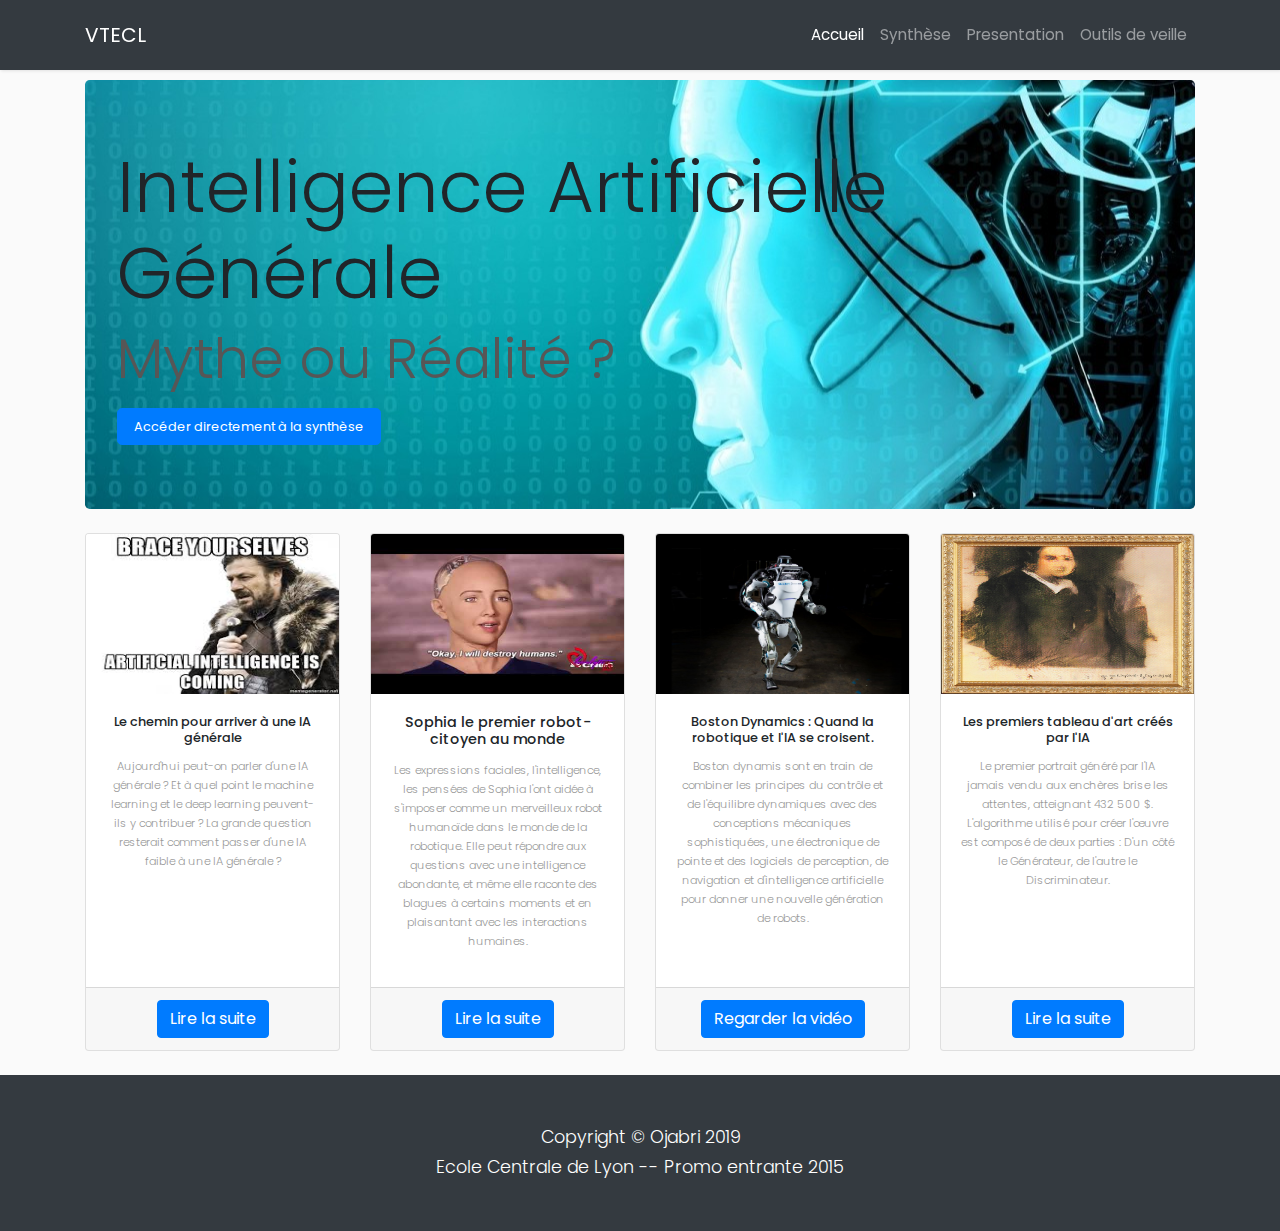
<file: index.html>
<!DOCTYPE html>
<html lang="en">

  <head>

    <meta charset="utf-8">
    <meta name="viewport" content="width=device-width, initial-scale=1,
      shrink-to-fit=no">
    <meta name="author" content="Oussama Jabri">

    <title>VTECL General Artificial Intelligence</title>

    <!-- Bootstrap core CSS -->
    <link href="vendor/bootstrap/css/bootstrap.min.css" rel="stylesheet">

    <!-- Custom styles for this template -->
    <link href="css/heroic-features.css" rel="stylesheet">
    <link rel="stylesheet" href="css/style3.css">

  </head>

  <body>

    <!-- Navigation -->
    <nav class="navbar navbar-expand-lg navbar-dark bg-dark fixed-top">
      <div class="container">
        <a class="navbar-brand" href="#">VTECL</a>
        <button class="navbar-toggler" type="button" data-toggle="collapse"
          data-target="#navbarResponsive" aria-controls="navbarResponsive"
          aria-expanded="false" aria-label="Toggle navigation">
          <span class="navbar-toggler-icon"></span>
        </button>
        <div class="collapse navbar-collapse" id="navbarResponsive">
          <ul class="navbar-nav ml-auto">
            <li class="nav-item active">
              <a class="nav-link" href="index.html">Accueil
                <span class="sr-only">(current)</span>
              </a>
            </li>
            <li class="nav-item">
                <a class="nav-link" href="intro.html">Synthèse</a>
              </li>
            <li class="nav-item">
              <a class="nav-link" href="pres.html">Presentation</a>
            </li>

            <li class="nav-item">
              <a class="nav-link" href="outils.html">Outils de veille</a>
            </li>
            </li>
          </ul>
        </div>
      </div>
    </nav>

    <!-- Page Content -->
    <div class="container">

      <!-- Jumbotron Header -->
      <header class="jumbotron my-4" style="background: url('img/intro_GAI.jpg') center;">
        <!-- <img src="img/ai.jpg" > -->
        <h2 class="display-3">Intelligence Artificielle Générale </h2>
        <p class="display-4" style="color: rgb(87, 86, 86)">Mythe ou Réalité ? </p>
        <a href="intro.html" class="btn btn-primary btn-lg" style="font-size: .8em">Accéder directement à la synthèse</a>
      </header>

      <!-- Page Features -->
      <div class="row text-center">

        <div class="col-lg-3 col-md-6 mb-4">
          <div class="card">
            <img class="card-img-top" src="img/ai_coming.jpg" height=160em>
            <div class="card-body">
              <h4 class="card-title" style="font-size: .8em">Le chemin pour arriver à une IA générale</h4>
            <p style="font-size: .7em">
              Aujourd'hui peut-on parler d'une IA générale ? Et à quel point le machine learning et le deep learning peuvent-ils y contribuer ? La grande question resterait comment passer d'une IA faible à une IA générale ? 
            </p>
            </div>
            <div class="card-footer">
              <a href="https://medium.com/cityai/the-path-to-artificial-general-intelligence-1f505282c33c" class="btn btn-primary">Lire la suite</a>
            </div>
          </div>
        </div>

        <div class="col-lg-3 col-md-6 mb-4">
          <div class="card">
            <img class="card-img-top" src="img/ai_sophia.jpg" height=160em>
            <div class="card-body">
              <h4 class="card-title" style="font-size: .9em">Sophia le premier robot-citoyen au monde</h4>
              <p style="font-size: .7em">
                Les expressions faciales, l'intelligence, les pensées de Sophia l'ont aidée à s'imposer comme un merveilleux robot humanoïde dans le monde de la robotique. Elle peut répondre aux questions avec une intelligence abondante, et même elle raconte des blagues à certains moments et en plaisantant avec les interactions humaines. 
              </p>
            </div>
            <div class="card-footer">
              <a href="https://www.forbes.com/sites/zarastone/2017/11/07/everything-you-need-to-know-about-sophia-the-worlds-first-robot-citizen/#771acb9e46fa" class="btn btn-primary">Lire la suite</a>
            </div>
          </div>
        </div>

        <div class="col-lg-3 col-md-6 mb-4">
          <div class="card">
            <img class="card-img-top" src="img/ai_robots.jpg" height=160em>
            <div class="card-body">
              <h4 class="card-title" style="font-size: .8em">Boston Dynamics : Quand la robotique et l'IA se croisent.</h4>
              <p style="font-size: .7em">
                Boston dynamis sont en train de combiner les principes du contrôle et de l'équilibre dynamiques avec des conceptions mécaniques sophistiquées, une électronique de pointe et des logiciels de perception, de navigation et d'intelligence artificielle pour donner une nouvelle génération de robots.  
              </p>
            </div>
            <div class="card-footer">
              <a href="https://www.youtube.com/watch?v=EHlzEl_uEcY" class="btn btn-primary">Regarder la vidéo</a>
            </div>
          </div>
        </div>

        <div class="col-lg-3 col-md-6 mb-4">
          <div class="card">
            <img class="card-img-top" src="img/ai_art.jpg" height=160em>
            <div class="card-body">
              <h4 class="card-title" style="font-size: .8em">Les premiers tableau d'art créés par l'IA</h4>
              <p style="font-size: .7em">
                Le premier portrait généré par l'IA jamais vendu aux enchères brise les attentes, atteignant 432 500 $. L'algorithme utilisé pour créer l'œuvre est composé de deux parties : D'un côté le Générateur, de l'autre le Discriminateur.
              </p>
            </div>
            <div class="card-footer">
              <a href="https://news.artnet.com/market/first-ever-artificial-intelligence-portrait-painting-sells-at-christies-1379902" class="btn btn-primary">Lire la suite</a>
            </div>
          </div>
        </div>

      </div>
      <!-- /.row -->

    </div>
    <!-- /.container -->

    <!-- Footer -->
    <footer class="py-5 bg-dark">
      <div class="container">
        <p class="m-0 text-center text-white">Copyright &copy; Ojabri 2019</p>
        <p class="m-0 text-center text-white">Ecole Centrale de Lyon -- Promo entrante 2015</p>
      </div>
      <!-- /.container -->
    </footer>

    <!-- Bootstrap core JavaScript -->
    <script src="vendor/jquery/jquery.min.js"></script>
    <script src="vendor/bootstrap/js/bootstrap.bundle.min.js"></script>
  </body>

  
</html>
</file>
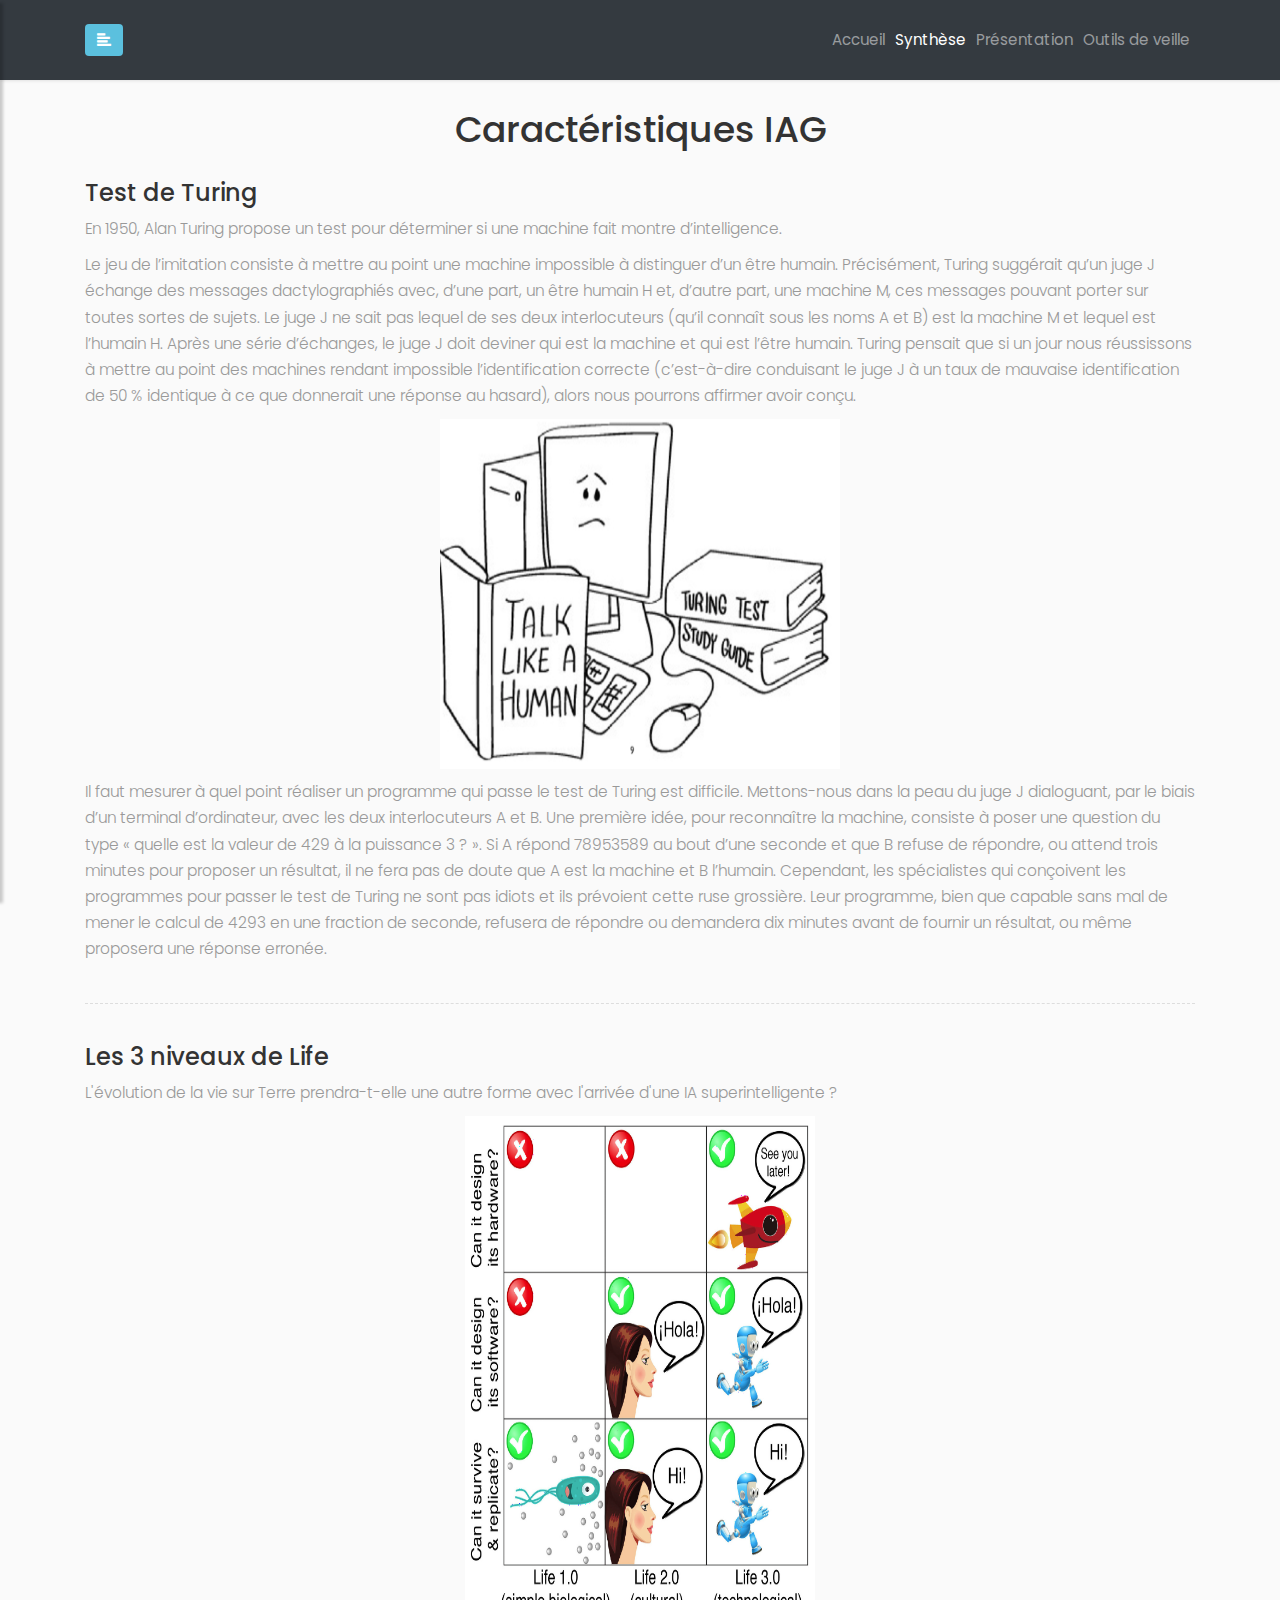
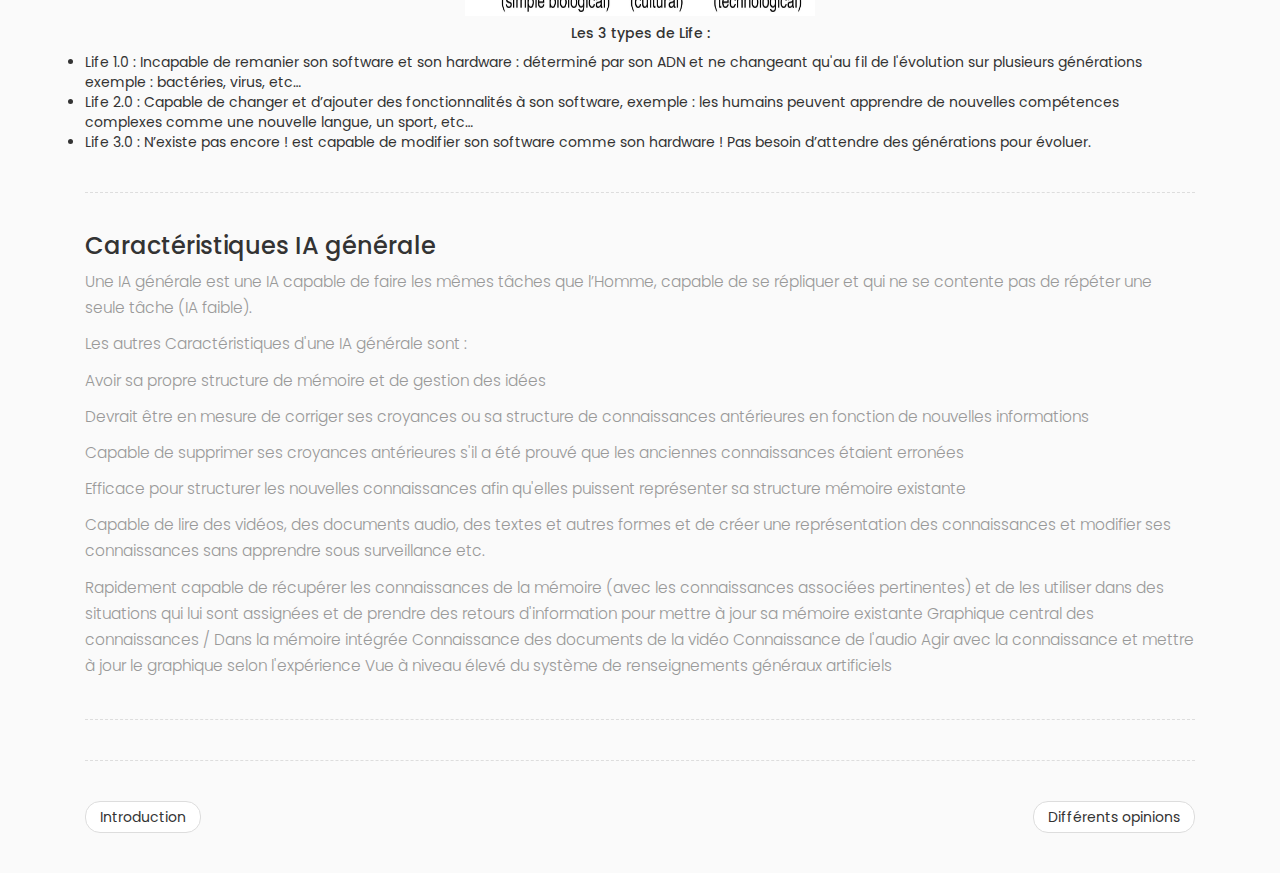
<file: caract.html>
<!DOCTYPE html>
<html>
    <head>
        <meta charset="utf-8">
        <meta name="viewport" content="width=device-width, initial-scale=1.0">
        <meta http-equiv="X-UA-Compatible" content="IE=edge">

        <title>Introduction</title>

        <link href="css/heroic-features.css" rel="stylesheet">
        <link href="vendor/bootstrap/css/bootstrap.min.css" rel="stylesheet">
        <link rel="stylesheet"
            href="https://maxcdn.bootstrapcdn.com/bootstrap/3.3.7/css/bootstrap.min.css">
        <link rel="stylesheet" href="css/style3.css">
        <link rel="stylesheet"
            href="vendor/jquery/jquery.mCustomScrollbar.min.css">

    </head>
    <body>

        <div class="wrapper">
            <!-- Sidebar Holder -->
            <nav id="sidebar">
                <div id="dismiss">
                    <i class="glyphicon glyphicon-arrow-left"></i>
                </div>

                <div class="sidebar-header">
                    <h3>Synthèse</h3>
                </div>

                <ul class="list-unstyled components">
                    <li>
                        <a href="intro.html">Introduction</a>
                    </li>
                    <li class="active">
                        <a href="caract.html">Caractéristiques IAG</a>
                    </li>
                    <li>
                        <a href="opinion.html">Différents opinions</a>
                    </li>
                    <li>
                        <a href="scenario.html">Un des scénarios</a>
                    </li>
                    <li><a href="conclusion.html">Conclusion</a></li>
                    <li><a href="sources.html">Sources</a></li>
                </ul>

                <ul class="list-unstyled components" style="padding-bottom:
                    2em">
                    <li>
                        <a href="resources.html">Ressources Utiles</a>
                    </li>
                </ul>
            </nav>

            <!-- Page Content Holder -->
            <div id="content">

                <nav class="navbar navbar-expand-lg navbar-dark bg-dark
                    fixed-top" style="position: absolute; top: 0px; z-index :
                    auto">
                    <div class="container">
                        <button type="button" id="sidebarCollapse" class="btn
                            btn-info navbar-btn">
                            <i class="glyphicon glyphicon-align-left"></i>
                        </button>
                        <button class="navbar-toggler" type="button"
                            data-toggle="collapse"
                            data-target="#navbarResponsive"
                            aria-controls="navbarResponsive"
                            aria-expanded="false" aria-label="Toggle
                            navigation">
                            <span class="navbar-toggler-icon"></span>
                        </button>
                        <div class="collapse navbar-collapse"
                            id="navbarResponsive">
                            <ul class="navbar-nav ml-auto navbar-right">
                                <li class="nav-item">
                                    <a class="nav-link" href="index.html">Accueil</a>
                                </li>
                                <li class="nav-item active">
                                    <a class="nav-link" href="intro.html">Synthèse</a>
                                    <span class="sr-only">(current)</span>
                                </li>
                                <li class="nav-item">
                                    <a class="nav-link" href="pres.html">Présentation</a>
                                </li>

                                <li class="nav-item">
                                    <a class="nav-link" href="outils.html">Outils
                                        de veille</a>
                                </li>
                            </ul>
                        </div>
                    </div>
                </nav>

                <div class="container" style="margin-top: 5em;">
                    <div class="text-center">
                        <h1>Caractéristiques IAG</h1>
                    </div>
                    <div class="row">
                        <div class="col-sm">

                            <h3>Test de Turing</h3>
                            <p>
                                En 1950, Alan Turing propose un test pour déterminer si une machine fait montre d’intelligence.
                            </p>
                            <p>
                                    Le jeu de l’imitation consiste à mettre au point une machine
                                    impossible à distinguer d’un être humain. Précisément,
                                    Turing suggérait qu’un juge J échange des messages dactylographiés avec,
                                    d’une part, un être humain H et, d’autre
                                    part, une machine M, ces messages pouvant porter sur
                                    toutes sortes de sujets. Le juge J ne sait pas lequel de ses
                                    deux interlocuteurs (qu’il connaît sous les noms A et B) est
                                    la machine M et lequel est l’humain H. Après une série
                                    d’échanges, le juge J doit deviner qui est la machine et qui
                                    est l’être humain.
                                    Turing pensait que si un jour nous réussissons à mettre au
                                    point des machines rendant impossible l’identification
                                    correcte (c’est-à-dire conduisant le juge J à un taux de mauvaise
                                    identification de 50 % identique à ce que donnerait une
                                    réponse au hasard), alors nous pourrons affirmer avoir conçu.
                            </p>

                            <p class="text-center">
                                    <img src="img/turing_test.png" height=350em width =400em>
                                </p>


                            <p>
                                    Il faut mesurer à quel point réaliser un programme qui passe
                                    le test de Turing est difficile. Mettons-nous dans la peau du
                                    juge J dialoguant, par le biais d’un terminal d’ordinateur,
                                    avec les deux interlocuteurs A et B.
                                    Une première idée, pour reconnaître la machine, consiste
                                    à poser une question du type « quelle est la valeur de 429
                                    à la puissance 3 ? ». Si A répond 78953589 au bout d’une
                                    seconde et que B refuse de répondre, ou attend trois minutes
                                    pour proposer un résultat, il ne fera pas de doute que A est
                                    la machine et B l’humain. Cependant, les spécialistes qui
                                    conçoivent les programmes pour passer le test de Turing
                                    ne sont pas idiots et ils prévoient cette ruse grossière. Leur
                                    programme, bien que capable sans mal de mener le calcul
                                    de 4293
                                     en une fraction de seconde, refusera de répondre
                                    ou demandera dix minutes avant de fournir un résultat,
                                    ou même proposera une réponse erronée. 
                            </p>


                            <div class="line"></div>

                            <h3>Les 3 niveaux de Life</h3>
                            <p>
                                L'évolution de la vie sur Terre prendra-t-elle une autre forme avec l'arrivée d'une IA superintelligente ?
                            </p>
                            
                            <p class="text-center">
                                <img src="img/3_life.png" height=500em width =350em>
                                <h5 style="text-align: center">Les 3 types de Life : </h5>
                            </p>
                            <p>
                                <li> Life 1.0 : Incapable de remanier son software et son hardware : 
                                    déterminé par son ADN et ne changeant qu'au fil de l'évolution 
                                    sur plusieurs générations exemple : bactéries, virus, etc…
                                </li>
                                <li>Life 2.0 : Capable de changer et d’ajouter des fonctionnalités
                                     à son software, exemple : les humains peuvent apprendre de nouvelles
                                      compétences complexes comme une nouvelle langue, un sport, etc…
                                    </li>
                                <li>
                                Life 3.0 : N’existe pas encore ! est capable de modifier son software comme
                                 son hardware ! Pas besoin d’attendre des générations pour évoluer.
                                
                                </li>

                            </p>
                            <div class="line"></div>

                            <h3>Caractéristiques IA générale</h3>
                            <p>
                                    Une IA générale est une IA capable de faire les mêmes tâches que l’Homme, capable de se répliquer 
                                    et qui ne se contente pas de répéter une seule tâche (IA faible).
                                </p>
                            <p> Les autres Caractéristiques d'une IA générale sont : </p>
                            <p>Avoir sa propre structure de mémoire et de gestion des idées</p> 
                            <p>Devrait être en mesure de corriger ses croyances ou sa structure de 
                                connaissances antérieures en fonction de nouvelles informations </p>
                            <p>Capable de supprimer ses croyances antérieures s'il a été prouvé que 
                                 les anciennes connaissances étaient erronées </p>
                                     
                            <p> Efficace pour structurer les nouvelles connaissances afin qu'elles puissent
                                représenter sa structure mémoire existante </p>
                            <p> Capable de lire des vidéos, des documents audio, des textes et autres formes 
                                et de créer une représentation des connaissances et modifier ses connaissances
                                sans apprendre sous surveillance etc. </p>
                            <p> Rapidement capable de récupérer les connaissances de la mémoire
                                (avec les connaissances associées pertinentes) et de les utiliser dans des situations 
                                qui lui sont assignées et de prendre des retours d'information pour mettre à jour sa mémoire
                                existante Graphique central des connaissances / Dans la mémoire intégrée Connaissance des documents
                                de la vidéo Connaissance de l'audio Agir avec la connaissance et mettre à jour le graphique selon 
                                l'expérience Vue à niveau élevé du système de renseignements généraux artificiels</p>





                            <div class="line"></div>


                            <div class="line"></div>
                            <ul class="pager">
                                <li class="previous"><a href="intro.html">Introduction</a></li>
                                <li class="next"><a href="opinion.html">Différents opinions</a></li>
                            </ul>

                        </div>
                    </div>
                </div>

                <div class="overlay"></div>
            </body>
            <script src="vendor/jquery/jquery.min.js"></script>
            <script src="vendor/bootstrap/js/bootstrap.bundle.min.js"></script>
            <script
                src="vendor/jquery/jquery.mCustomScrollbar.concat.min.js"></script>
            <script type="text/javascript">
        $(document).ready(function () {
            $("#sidebar").mCustomScrollbar({
                theme: "minimal"
            });

            $('#dismiss, .overlay').on('click', function () {
                $('#sidebar').removeClass('active');
                $('.overlay').fadeOut();
            });

            $('#sidebarCollapse').on('click', function () {
                $('#sidebar').addClass('active');
                $('.overlay').fadeIn();
                $('.collapse.in').toggleClass('in');
                $('a[aria-expanded=true]').attr('aria-expanded', 'false');
            });
        });
            </script>

        </html>
</file>
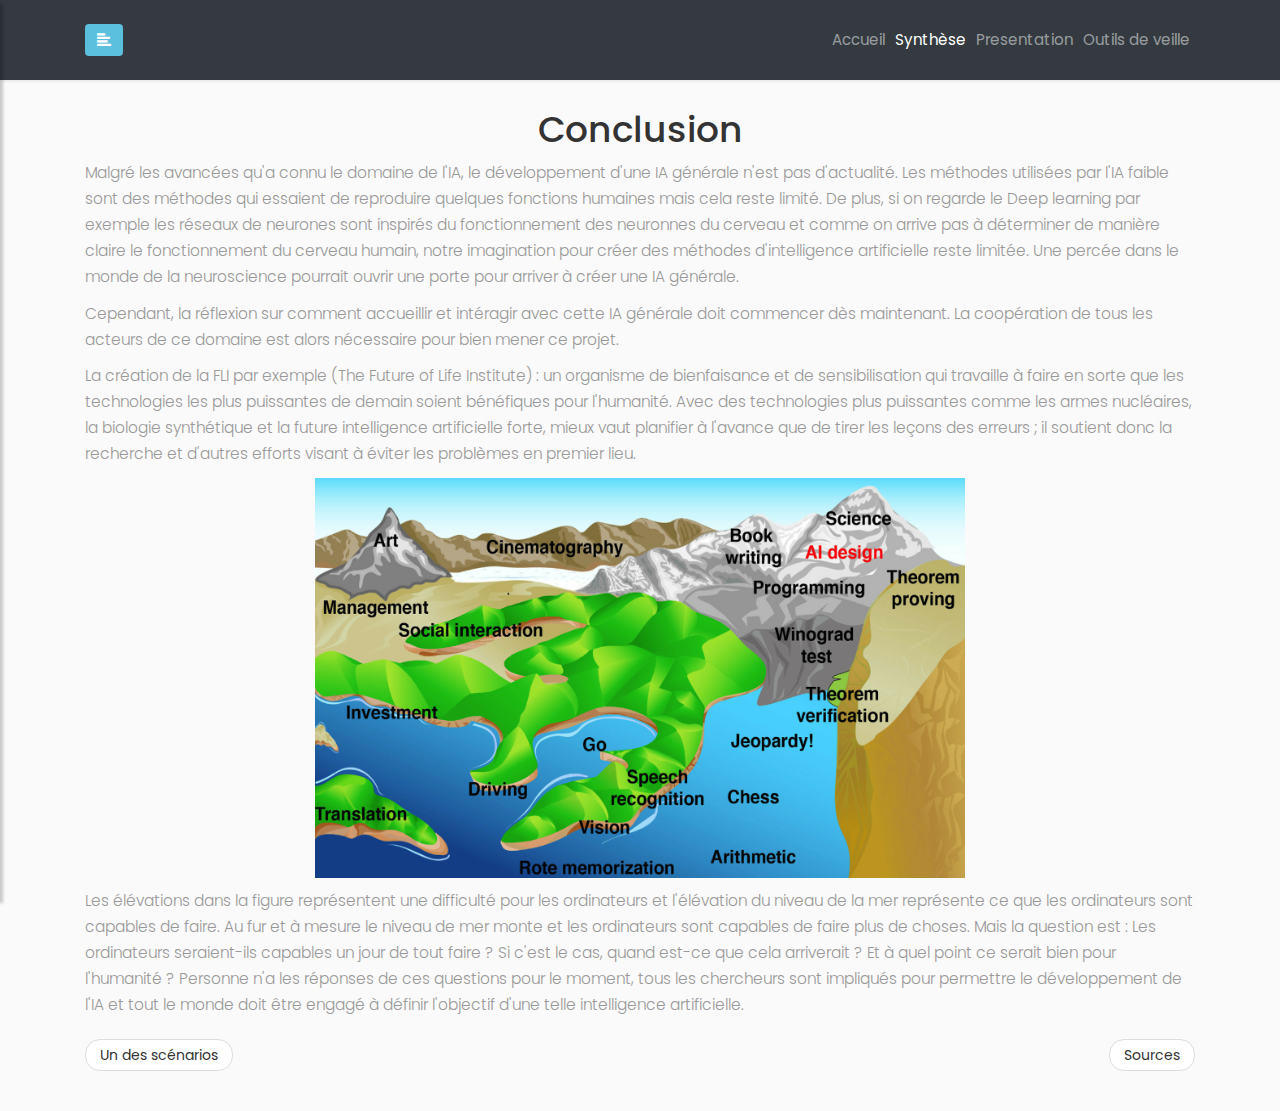
<file: conclusion.html>
<!DOCTYPE html>
<html>
    <head>
        <meta charset="utf-8">
        <meta name="viewport" content="width=device-width, initial-scale=1.0">
        <meta http-equiv="X-UA-Compatible" content="IE=edge">

        <title>Introduction</title>

        <link href="css/heroic-features.css" rel="stylesheet">
        <link href="vendor/bootstrap/css/bootstrap.min.css" rel="stylesheet">
        <link rel="stylesheet"
            href="https://maxcdn.bootstrapcdn.com/bootstrap/3.3.7/css/bootstrap.min.css">
        <link rel="stylesheet" href="css/style3.css">
        <link rel="stylesheet"
            href="vendor/jquery/jquery.mCustomScrollbar.min.css">

    </head>
    <body>

        <div class="wrapper">
            <!-- Sidebar Holder -->
            <nav id="sidebar">
                <div id="dismiss">
                    <i class="glyphicon glyphicon-arrow-left"></i>
                </div>

                <div class="sidebar-header">
                    <h3>Synthèse</h3>
                </div>

                <ul class="list-unstyled components">
                    <li>
                        <a href="intro.html">Introduction</a>
                    </li>
                    <li>
                        <a href="caract.html">Caractéristiques IAG</a>
                    </li>
                    <li>
                        <a href="opinion.html">Différents Opinions</a>
                    </li>
                    <li>
                        <a href="scenario.html">Un des scénarios</a>
                    </li>
                    <li class="active">
                        <a href="conclusion.html">Conclusion</a>
                    </li>
                    <li><a href="sources.html">Sources</a></li>
                </ul>

                <ul class="list-unstyled components" style="padding-bottom:
                    2em">
                    <li>
                        <a href="resources.html">Ressources Utiles</a>
                    </li>
                </ul>
            </nav>

            <!-- Page Content Holder -->
            <div id="content">

                <nav class="navbar navbar-expand-lg navbar-dark bg-dark
                    fixed-top" style="position: absolute; top: 0px; z-index :
                    auto">
                    <div class="container">
                        <button type="button" id="sidebarCollapse" class="btn
                            btn-info navbar-btn">
                            <i class="glyphicon glyphicon-align-left"></i>
                        </button>
                        <button class="navbar-toggler" type="button"
                            data-toggle="collapse"
                            data-target="#navbarResponsive"
                            aria-controls="navbarResponsive"
                            aria-expanded="false" aria-label="Toggle
                            navigation">
                            <span class="navbar-toggler-icon"></span>
                        </button>
                        <div class="collapse navbar-collapse"
                            id="navbarResponsive">
                            <ul class="navbar-nav ml-auto navbar-right">
                                <li class="nav-item">
                                    <a class="nav-link" href="index.html">Accueil</a>
                                </li>
                                <li class="nav-item active">
                                    <a class="nav-link" href="intro.html">Synthèse</a>
                                    <span class="sr-only">(current)</span>
                                </li>
                                <li class="nav-item">
                                    <a class="nav-link" href="pres.html">Presentation</a>
                                </li>

                                <li class="nav-item">
                                    <a class="nav-link" href="outils.html">Outils
                                        de veille</a>
                                </li>
                            </ul>
                        </div>
                    </div>
                </nav>


                <div class="container" style="margin-top: 5em;">
                    <div class="text-center">
                        <h1>Conclusion</h1>
                    </div>
                    <div class="row">
                        <div class="col-sm">
                            <p>
                                Malgré les avancées qu'a connu le domaine de l'IA, le développement d'une IA générale n'est 
                                pas d'actualité. Les méthodes utilisées par l'IA faible sont des méthodes qui essaient de reproduire 
                                quelques fonctions humaines mais cela reste limité. De plus, si on regarde le Deep learning par exemple
                                les réseaux de neurones sont inspirés du fonctionnement des neuronnes du cerveau et comme on arrive pas 
                                à déterminer de manière claire le fonctionnement du cerveau humain, notre imagination pour créer des méthodes
                                d'intelligence artificielle reste limitée. Une percée dans le monde de la neuroscience pourrait ouvrir une 
                                porte pour arriver à créer une IA générale.
                            </p>

                            <p>
                                Cependant, la réflexion sur comment accueillir et intéragir avec cette IA générale doit commencer dès maintenant.
                                La coopération de tous les acteurs de ce domaine est alors nécessaire pour bien mener ce projet.</p> 
                            
                            <p>
                                La création de la FLI par exemple (The Future of Life Institute) : un organisme de bienfaisance et de sensibilisation
                                qui travaille à faire en sorte que les technologies les plus puissantes de demain soient bénéfiques pour l'humanité. 
                                Avec des technologies plus puissantes comme les armes nucléaires, la biologie synthétique 
                                et la future intelligence artificielle forte, mieux vaut planifier à l'avance que de tirer les leçons des erreurs ;
                                il soutient donc la recherche et d'autres efforts visant à éviter les problèmes en premier lieu.
                            </p>
                            
                            <p class="text-center">
                                    <img src="img/conclusion.png" height = 400 width = 650>
                                </p>

                            <p>
                                Les élévations dans la figure représentent une difficulté pour les ordinateurs et l'élévation du niveau de la mer représente
                                 ce que les ordinateurs sont capables de faire. Au fur et à mesure le niveau de mer monte et les ordinateurs 
                                 sont capables de faire plus de choses. Mais la question est : Les ordinateurs seraient-ils capables un jour de tout faire ?
                                Si c'est le cas, quand est-ce que cela arriverait ? Et à quel point ce serait bien pour l'humanité ?
                                Personne n'a les réponses de ces questions pour le moment, tous les chercheurs sont impliqués pour permettre le développement 
                                de l'IA et tout le monde  doit être engagé à définir l'objectif d'une telle intelligence artificielle. 
                            </p>
                            

                            <ul class="pager">
                                <li class="previous"><a
                                        href="scenario.html">Un des scénarios</a></li>
                                <li class="next"><a href="sources.html">Sources</a></li>
                            </ul>

                        </div>
                    </div>
                </div>

                <div class="overlay"></div>
            </body>
            <script src="vendor/jquery/jquery.min.js"></script>
            <script src="vendor/bootstrap/js/bootstrap.bundle.min.js"></script>
            <script
                src="vendor/jquery/jquery.mCustomScrollbar.concat.min.js"></script>
            <script type="text/javascript">
        $(document).ready(function () {
            $("#sidebar").mCustomScrollbar({
                theme: "minimal"
            });

            $('#dismiss, .overlay').on('click', function () {
                $('#sidebar').removeClass('active');
                $('.overlay').fadeOut();
            });

            $('#sidebarCollapse').on('click', function () {
                $('#sidebar').addClass('active');
                $('.overlay').fadeIn();
                $('.collapse.in').toggleClass('in');
                $('a[aria-expanded=true]').attr('aria-expanded', 'false');
            });
        });
            </script>

        </html>
</file>
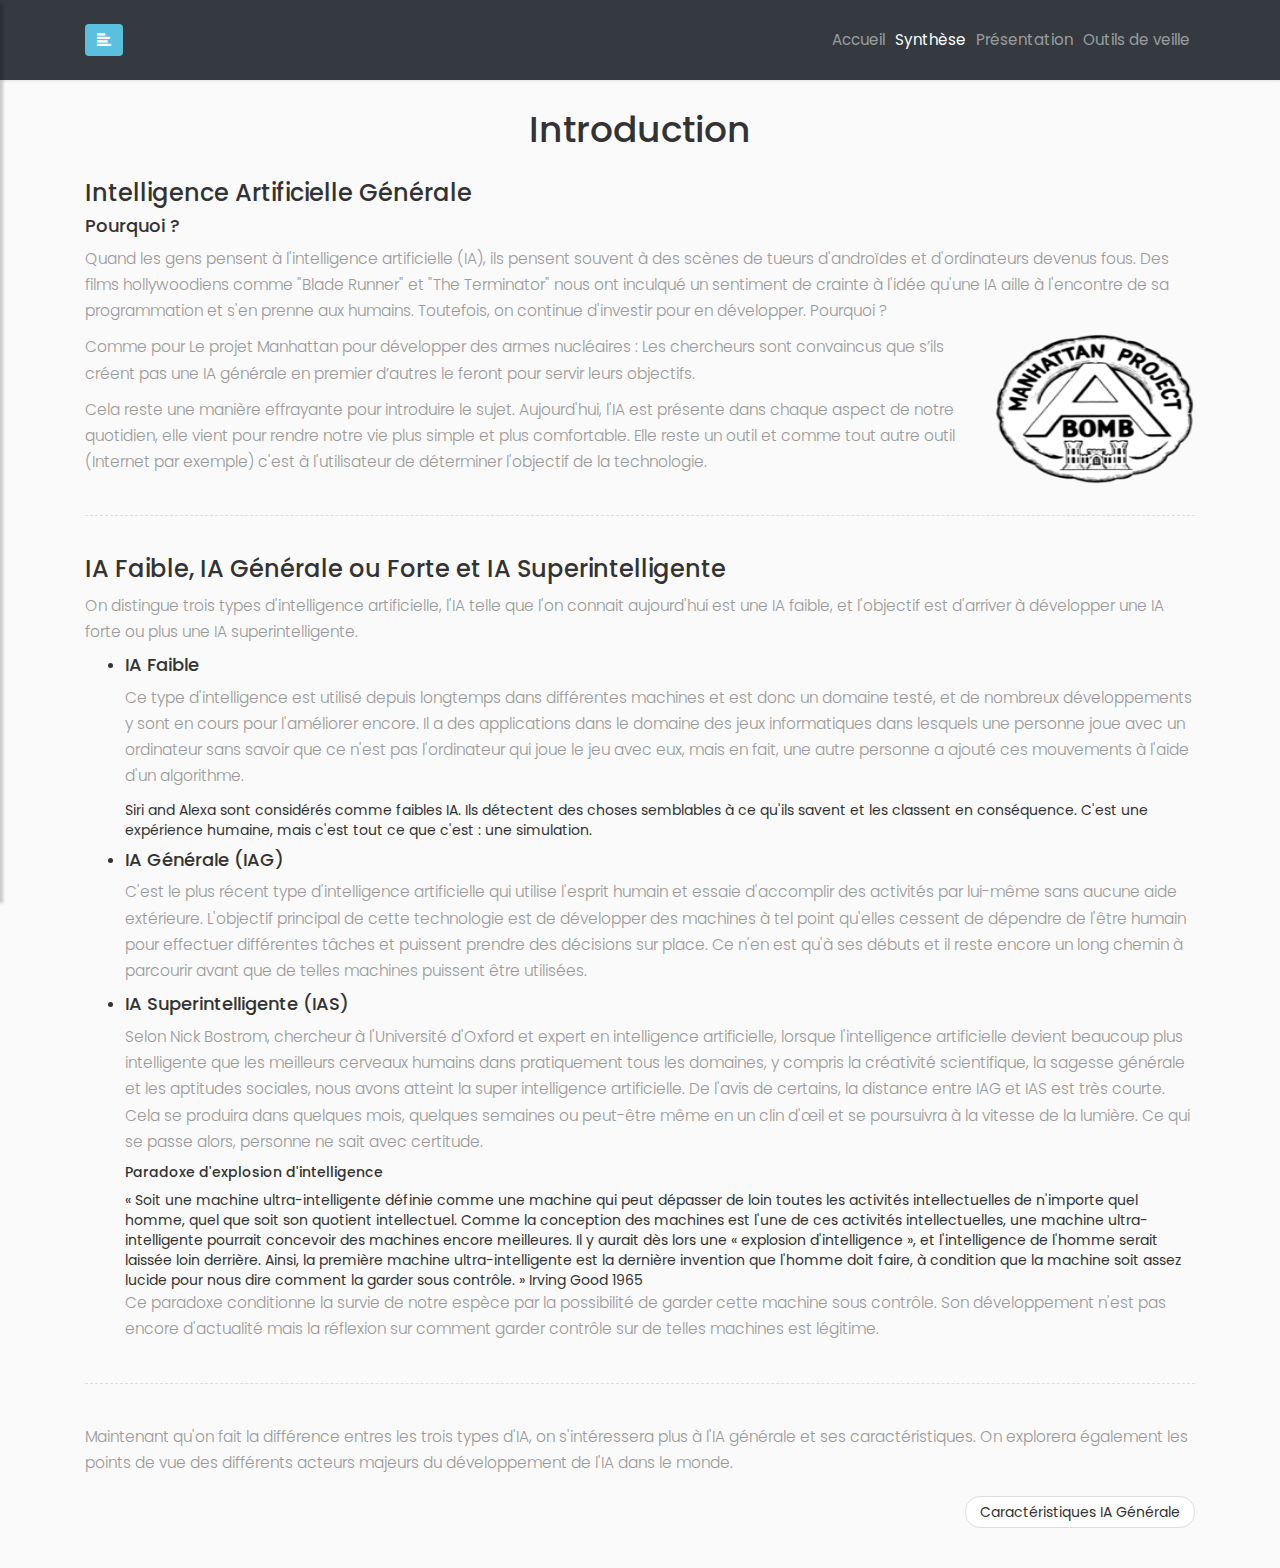
<file: intro.html>
<!DOCTYPE html>
<html>
    <head>
        <meta charset="utf-8">
        <meta name="viewport" content="width=device-width, initial-scale=1.0">
        <meta http-equiv="X-UA-Compatible" content="IE=edge">

        <title>Introduction</title>

        <link href="css/heroic-features.css" rel="stylesheet">
        <link href="vendor/bootstrap/css/bootstrap.min.css" rel="stylesheet">
        <link rel="stylesheet"
            href="https://maxcdn.bootstrapcdn.com/bootstrap/3.3.7/css/bootstrap.min.css">
        <link rel="stylesheet" href="css/style3.css">
        <link rel="stylesheet"
            href="vendor/jquery/jquery.mCustomScrollbar.min.css">

    </head>
    <body>

        <div class="wrapper">
            <!-- Sidebar Holder -->
            <nav id="sidebar">
                <div id="dismiss">
                    <i class="glyphicon glyphicon-arrow-left"></i>
                </div>

                <div class="sidebar-header">
                    <h3>Synthèse</h3>
                </div>

                <ul class="list-unstyled components">
                    <li class="active">
                        <a href="intro.html">Introduction</a>
                    </li>
                    <li>
                        <a href="caract.html">Caractéristiques IAG</a>
                    </li>
                    <li>
                        <a href="opinion.html">Différents Opinions</a>
                    </li>
                    <li>
                        <a href="scenario.html">Un des scénarios</a>
                    </li>
                    <li><a href="conclusion.html">Conclusion</a></li>
                    <li><a href="sources.html">Sources</a></li>
                </ul>

                <ul class="list-unstyled components" style="padding-bottom:
                    2em">
                    <li>
                        <a href="resources.html">Ressources Utiles</a>
                    </li>
                </ul>
            </nav>

            <!-- Page Content Holder -->
            <div id="content">

                <nav class="navbar navbar-expand-lg navbar-dark bg-dark
                    fixed-top" style="position: absolute; top: 0px; z-index :
                    auto">
                    <div class="container">
                        <button type="button" id="sidebarCollapse" class="btn
                            btn-info navbar-btn">
                            <i class="glyphicon glyphicon-align-left"></i>
                        </button>
                        <button class="navbar-toggler" type="button"
                            data-toggle="collapse"
                            data-target="#navbarResponsive"
                            aria-controls="navbarResponsive"
                            aria-expanded="false" aria-label="Toggle
                            navigation">
                            <span class="navbar-toggler-icon"></span>
                        </button>
                        <div class="collapse navbar-collapse"
                            id="navbarResponsive">
                            <ul class="navbar-nav ml-auto navbar-right">
                                <li class="nav-item">
                                    <a class="nav-link" href="index.html">Accueil</a>
                                </li>
                                <li class="nav-item active">
                                    <a class="nav-link" href="intro.html">Synthèse</a>
                                    <span class="sr-only">(current)</span>
                                </li>
                                <li class="nav-item">
                                    <a class="nav-link" href="pres.html">Présentation</a>
                                </li>

                                <li class="nav-item">
                                    <a class="nav-link" href="outils.html">Outils
                                        de veille</a>
                                </li>
                            </ul>
                        </div>
                    </div>
                </nav>


                <div class="container" style="margin-top: 5em;">
                    <div class="text-center">
                        <h1>Introduction</h1>
                    </div>
                    <div class="row">
                        <div class="col-sm">

                            <h3>Intelligence Artificielle Générale</h3>
                            <h4>Pourquoi ?</h4>
                                <p>Quand les gens pensent à l'intelligence artificielle (IA), 
                                    ils pensent souvent à des scènes de tueurs d'androïdes et d'ordinateurs devenus fous. Des films hollywoodiens comme "Blade Runner" 
                                    et "The Terminator" nous ont inculqué un sentiment de crainte à l'idée qu'une IA aille à l'encontre de sa programmation 
                                    et s'en prenne aux humains. Toutefois, on continue d'investir pour en développer. Pourquoi ? </p>

                                <p>Comme pour Le projet Manhattan pour développer des armes nucléaires : <img src="img/manhat.png" height=150em width =200em align = "right">
                                    Les chercheurs sont convaincus que s’ils créent pas une IA générale en premier d’autres le feront pour servir leurs objectifs. 
                                </p>
                                <p>Cela reste une manière effrayante pour introduire le sujet. Aujourd'hui, l'IA est présente dans chaque aspect de notre quotidien, elle vient 
                                    pour rendre notre vie plus simple et plus comfortable. Elle reste un outil et comme tout autre outil (Internet par exemple) c'est à l'utilisateur
                                    de déterminer l'objectif de la technologie.

                                </p>


                            <div class="line"></div>

                            <h3>IA Faible, IA Générale ou Forte et IA Superintelligente</h3>
                            <p>On distingue trois types d'intelligence artificielle, l'IA telle que l'on connait aujourd'hui est une IA faible, et l'objectif est d'arriver à développer une IA 
                                forte ou plus une IA superintelligente.
                            </p>
                            <ul>
                                <li><h4>IA Faible</h4></li>
                                <p>Ce type d'intelligence est utilisé depuis longtemps dans différentes machines et est donc un domaine testé, 
                                    et de nombreux développements y sont en cours pour l'améliorer encore. 
                                    Il a des applications dans le domaine des jeux informatiques dans lesquels une personne joue avec un ordinateur sans savoir 
                                    que ce n'est pas l'ordinateur qui joue le jeu avec eux, mais en fait, une autre personne a ajouté ces mouvements à l'aide d'un algorithme.

                                </p>Siri and Alexa  sont considérés comme faibles IA. Ils détectent des choses semblables à ce qu'ils savent et les classent en conséquence.
                                 C'est une expérience humaine, mais c'est tout ce que c'est : une simulation.
                                <p>
                                    
                                </p>
                                <li><h4>IA Générale (IAG) </h4></li>
                                <p>C'est le plus récent type d'intelligence artificielle qui utilise l'esprit humain et essaie d'accomplir des activités par lui-même
                                     sans aucune aide extérieure. L'objectif principal de cette technologie est de développer des machines à tel point qu'elles cessent
                                      de dépendre de l'être humain pour effectuer différentes tâches et puissent prendre des décisions sur place. Ce n'en est qu'à ses 
                                      débuts et il reste encore un long chemin à parcourir avant que de telles machines puissent être utilisées.
                                </p>

                                <li><h4>IA Superintelligente (IAS)</h4></li>
                                <p>
                                        Selon Nick Bostrom, chercheur à l'Université d'Oxford et expert en intelligence artificielle, lorsque l'intelligence 
                                        artificielle devient beaucoup plus intelligente que les meilleurs cerveaux humains dans pratiquement tous les domaines,
                                         y compris la créativité scientifique, la sagesse générale et les aptitudes sociales, nous avons atteint la super intelligence artificielle.
                                        
                                        De l'avis de certains, la distance entre IAG  et IAS est très courte. Cela se produira dans quelques mois, 
                                        quelques semaines ou peut-être même en un clin d'œil et se poursuivra à la vitesse de la lumière.
                                         Ce qui se passe alors, personne ne sait avec certitude.  

                                        <h5>Paradoxe d'explosion d'intelligence</h5>
                                        « Soit une machine ultra-intelligente définie comme une machine qui peut dépasser de loin toutes les activités intellectuelles
                                         de n'importe quel homme, quel que soit son quotient intellectuel. Comme la conception des machines est l'une de ces activités 
                                         intellectuelles, une machine ultra-intelligente pourrait concevoir des machines encore meilleures. Il y aurait dès lors
                                          une « explosion d'intelligence », et l'intelligence de l'homme serait laissée loin derrière. Ainsi, la première machine
                                           ultra-intelligente est la dernière invention que l'homme doit faire, à condition que la machine soit assez lucide pour
                                            nous dire comment la garder sous contrôle. » Irving Good 1965
                                        <p>
                                                Ce paradoxe conditionne la survie de notre espèce par la possibilité de garder cette machine sous contrôle. Son développement 
                                                n'est pas encore d'actualité mais la réflexion sur comment garder contrôle sur de telles machines est légitime.
                                        </p>

                                </p>

                            </ul>

                            <div class="line"></div>

                           
                            <p>
                                Maintenant qu'on fait la différence entres les trois types d'IA, on s'intéressera plus à l'IA générale et ses caractéristiques. On explorera également
                                les points de vue des différents acteurs majeurs du développement de l'IA dans le monde.
                            </p>

                            <ul class="pager">
                                <li class="next"><a href="caract.html">Caractéristiques IA Générale</a></li>
                            </ul>

                        </div>
                    </div>
                </div>

                <div class="overlay"></div>


                <script src="vendor/jquery/jquery.min.js"></script>
                <script src="vendor/bootstrap/js/bootstrap.bundle.min.js"></script>
                <script
                    src="vendor/jquery/jquery.mCustomScrollbar.concat.min.js"></script>
                <script type="text/javascript">
                $(document).ready(function () {
                    $("#sidebar").mCustomScrollbar({
                        theme: "minimal"
                    });

                    $('#dismiss, .overlay').on('click', function () {
                        $('#sidebar').removeClass('active');
                        $('.overlay').fadeOut();
                    });

                    $('#sidebarCollapse').on('click', function () {
                        $('#sidebar').addClass('active');
                        $('.overlay').fadeIn();
                        $('.collapse.in').toggleClass('in');
                        $('a[aria-expanded=true]').attr('aria-expanded', 'false');
                    });
                });
                </script>
            </body>


        </html>
</file>
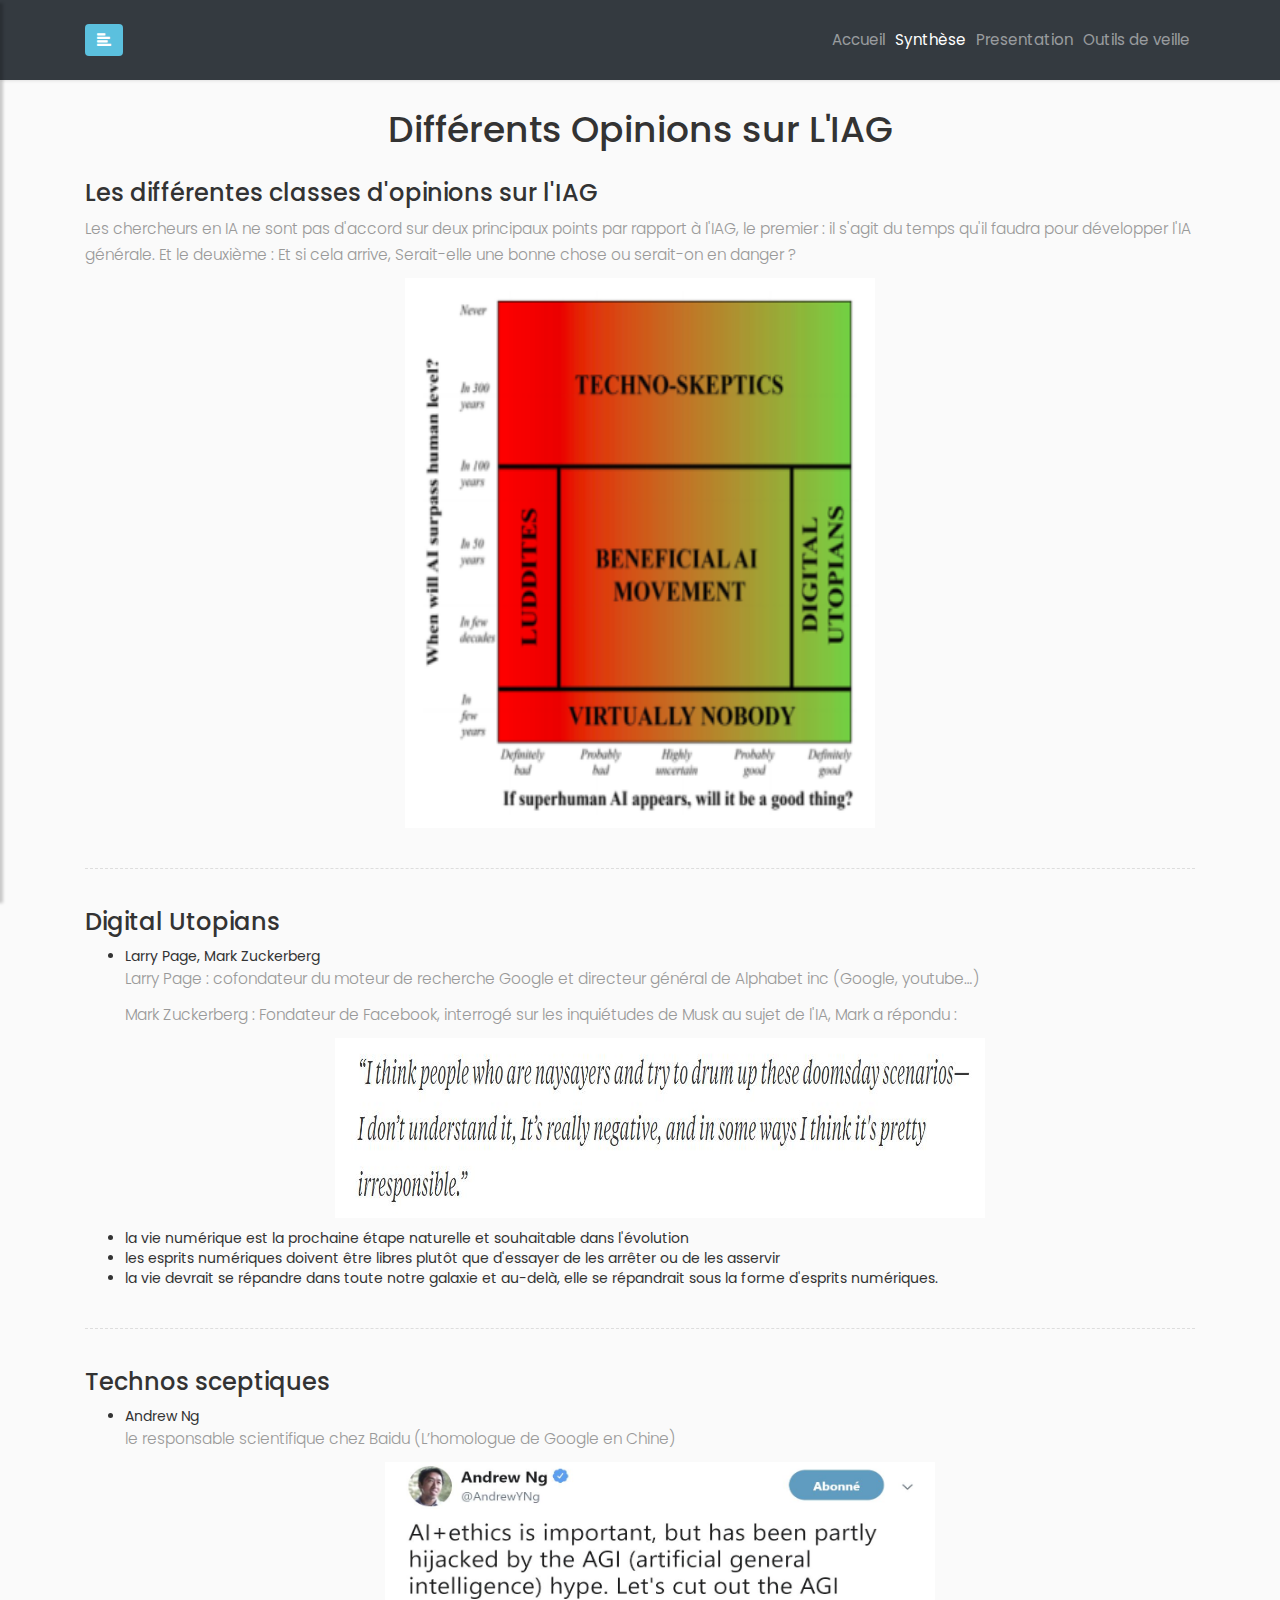
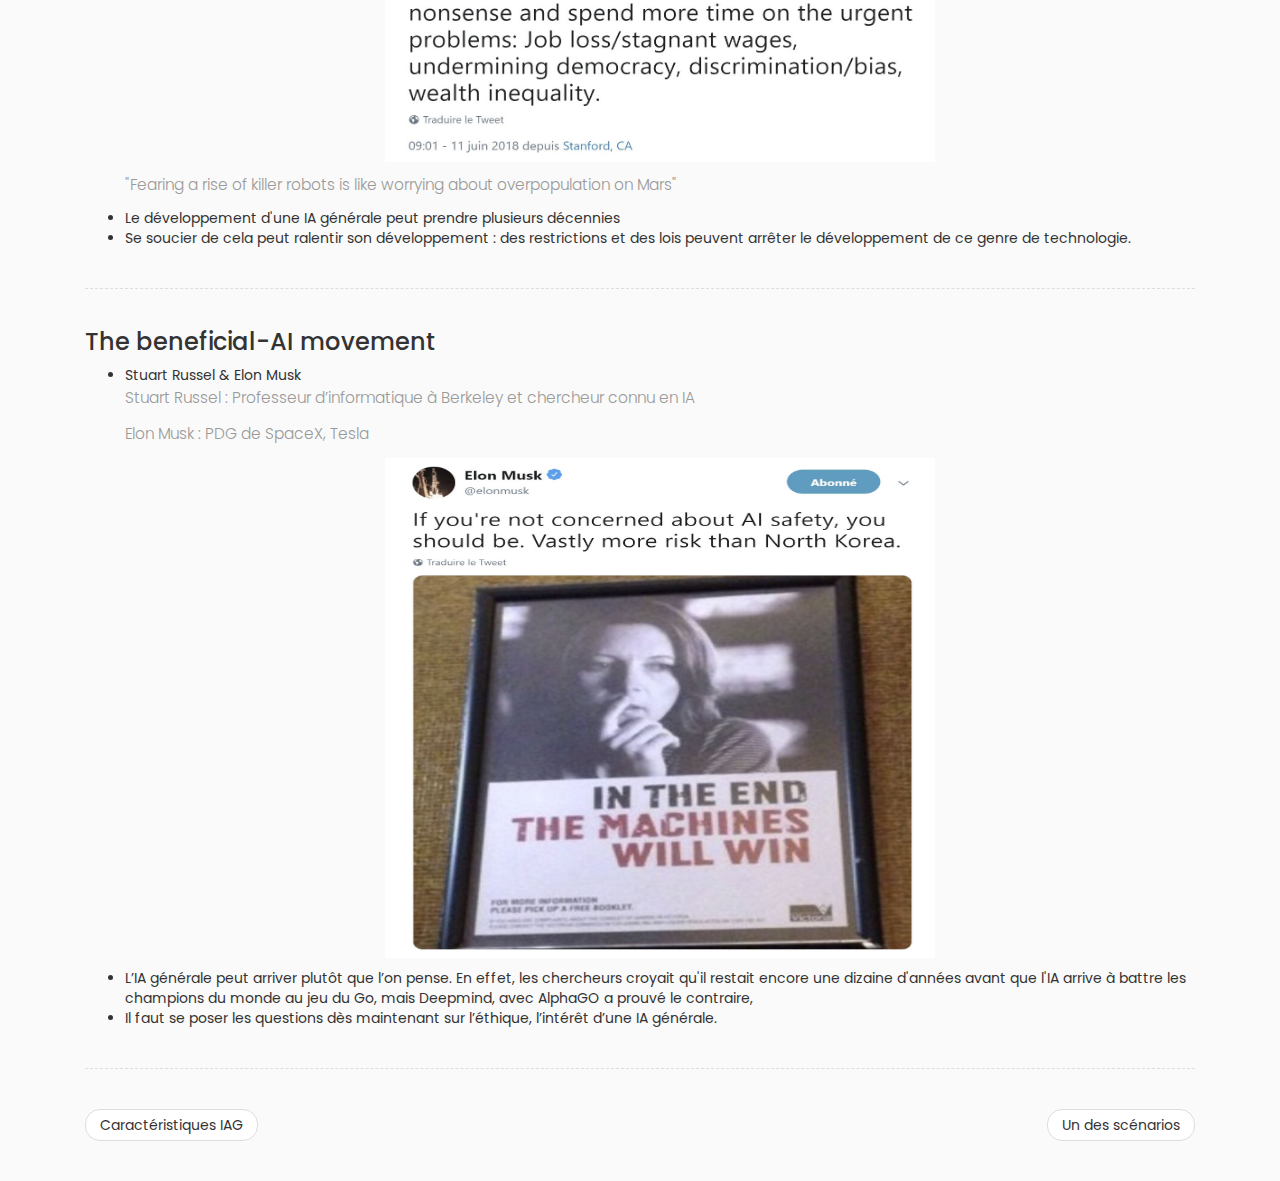
<file: opinion.html>
<!DOCTYPE html>
<html>
    <head>
        <meta charset="utf-8">
        <meta name="viewport" content="width=device-width, initial-scale=1.0">
        <meta http-equiv="X-UA-Compatible" content="IE=edge">

        <title>Introduction</title>

        <link href="css/heroic-features.css" rel="stylesheet">
        <link href="vendor/bootstrap/css/bootstrap.min.css" rel="stylesheet">
        <link rel="stylesheet"
            href="https://maxcdn.bootstrapcdn.com/bootstrap/3.3.7/css/bootstrap.min.css">
        <link rel="stylesheet" href="css/style3.css">
        <link rel="stylesheet"
            href="vendor/jquery/jquery.mCustomScrollbar.min.css">

    </head>
    <body>

        <div class="wrapper">
            <!-- Sidebar Holder -->
            <nav id="sidebar">
                <div id="dismiss">
                    <i class="glyphicon glyphicon-arrow-left"></i>
                </div>

                <div class="sidebar-header">
                    <h3>Synthèse</h3>
                </div>

                <ul class="list-unstyled components">
                    <li>
                        <a href="intro.html">Introduction</a>
                    </li>
                    <li>
                        <a href="caract.html">Caractéristiques IAG</a>
                    </li>
                    <li class="active">
                        <a href="opinion.html">Différents opinions</a>
                    </li>
                    <li>
                        <a href="scenario.html">Un des scénarios</a>
                    </li>
                    <li><a href="conclusion.html">Conclusion</a></li>
                    <li><a href="sources.html">Sources</a></li>
                </ul>

                <ul class="list-unstyled components" style="padding-bottom:
                    2em">
                    <li>
                        <a href="resources.html">Ressources Utiles</a>
                    </li>
                </ul>
            </nav>

            <!-- Page Content Holder -->
            <div id="content">

                <nav class="navbar navbar-expand-lg navbar-dark bg-dark
                    fixed-top" style="position: absolute; top: 0px; z-index :
                    auto">
                    <div class="container">
                        <button type="button" id="sidebarCollapse" class="btn
                            btn-info navbar-btn">
                            <i class="glyphicon glyphicon-align-left"></i>
                        </button>
                        <button class="navbar-toggler" type="button"
                            data-toggle="collapse"
                            data-target="#navbarResponsive"
                            aria-controls="navbarResponsive"
                            aria-expanded="false" aria-label="Toggle
                            navigation">
                            <span class="navbar-toggler-icon"></span>
                        </button>
                        <div class="collapse navbar-collapse"
                            id="navbarResponsive">
                            <ul class="navbar-nav ml-auto navbar-right">
                                <li class="nav-item">
                                    <a class="nav-link" href="index.html">Accueil</a>
                                </li>
                                <li class="nav-item active">
                                    <a class="nav-link" href="intro.html">Synthèse</a>
                                    <span class="sr-only">(current)</span>
                                </li>
                                <li class="nav-item">
                                    <a class="nav-link" href="pres.html">Presentation</a>
                                </li>

                                <li class="nav-item">
                                    <a class="nav-link" href="outils.html">Outils
                                        de veille</a>
                                </li>
                            </ul>
                        </div>
                    </div>
                </nav>

                <div class="container" style="margin-top: 5em;">
                    <div class="text-center">
                        <h1>Différents Opinions sur L'IAG</h1>
                    </div>
                    <div class="row">
                        <div class="col-sm">

                            <h3>Les différentes classes d'opinions sur l'IAG</h3>
                            <p>
                                Les chercheurs en IA ne sont pas d'accord sur deux principaux points par rapport à l'IAG, le premier : 
                                il s'agit du temps qu'il faudra pour développer l'IA générale. Et le deuxième : Et si cela arrive, Serait-elle une 
                                bonne chose ou serait-on en danger ?
                            
                            </p>
                            <p class="text-center">
                                <img src="img/categ_opinion.png" height=550em width =470em>
                            </p>

                            <div class="line"></div>

                            <h3>Digital Utopians</h3>
                            <p>
                                <ul>
                                    <li>Larry Page, Mark Zuckerberg</li>
                                    <p>
                                            Larry Page : cofondateur du moteur de recherche Google 
                                            et directeur général de Alphabet inc (Google, youtube…)
                                    </p>
                                    <p>
                                            Mark Zuckerberg : Fondateur de Facebook, interrogé sur les inquiétudes de Musk au sujet de l'IA, Mark a répondu :
                                            <p class="text-center">
                                                    <img src="img/mark.JPG" height=180em width =650em>
                                                </p>
                    
                                    </p>
                                    <li>la vie numérique est la prochaine étape naturelle et souhaitable dans l'évolution </li>

                                    <li>les esprits numériques doivent être libres plutôt que d'essayer de les arrêter ou de les asservir
                                        </li>
                                    
                                    <li>la vie devrait se répandre dans toute notre galaxie et au-delà, elle se répandrait sous la forme d'esprits numériques. 
                                            </li>



                                </ul>
                            </p>

                            <div class="line"></div>

                            <h3>Technos sceptiques</h3>
                            <p>
                                <ul>
                                    <li>Andrew Ng </li>
                                    <p>
                                        le responsable scientifique chez Baidu (L’homologue de Google en Chine)
                                        <p class="text-center">
                                                <img src="img/andrew_ng.JPG" height=300em width =550em>
                                            </p>

                                    </p>
                                    <p>
                                        "Fearing a rise of killer robots is like worrying about overpopulation on Mars"
                                    </p>
                                    <li>Le développement d'une IA générale peut prendre plusieurs décennies</li>

                                    <li>Se soucier de cela peut ralentir son développement : des restrictions et des lois peuvent arrêter le développement de ce 
                                        genre de technologie.
                                        </li>


                                </ul>
                            </p>

                            <div class="line"></div>

                            <h3>The beneficial-AI movement</h3>
                            <p>
                                <ul>
                                    <li>Stuart Russel & Elon Musk </li>
                                    <p>
                                        Stuart Russel : Professeur d’informatique à Berkeley et chercheur connu en IA</p>
                                    <p>Elon Musk : PDG de SpaceX, Tesla
                                            <p class="text-center">
                                                    <img src="img/elon_musk.JPG" height=500em width =550em>
                                                </p>
                    
                                    </p>
                                    <li>L’IA générale peut arriver plutôt que l’on pense. En effet, les chercheurs croyait qu'il restait encore une dizaine d'années
                                        avant que l'IA arrive à battre les champions du monde au jeu du Go, mais Deepmind, avec AlphaGO a prouvé le contraire,  </li>

                                    <li>Il faut se poser les questions dès maintenant sur l’éthique, l’intérêt d’une IA générale.
                                        </li>


                                </ul>
                            </p>

                            <div class="line"></div>
                            <ul class="pager">
                                <li class="previous"><a href="caract.html">Caractéristiques IAG</a></li>
                                <li class="next"><a href="scenario.html">Un des scénarios</a></li>
                            </ul>

                        </div>
                    </div>
                </div>

                <div class="overlay"></div>
            </body>
            <script src="vendor/jquery/jquery.min.js"></script>
            <script src="vendor/bootstrap/js/bootstrap.bundle.min.js"></script>
            <script
                src="vendor/jquery/jquery.mCustomScrollbar.concat.min.js"></script>
            <script type="text/javascript">
        $(document).ready(function () {
            $("#sidebar").mCustomScrollbar({
                theme: "minimal"
            });

            $('#dismiss, .overlay').on('click', function () {
                $('#sidebar').removeClass('active');
                $('.overlay').fadeOut();
            });

            $('#sidebarCollapse').on('click', function () {
                $('#sidebar').addClass('active');
                $('.overlay').fadeIn();
                $('.collapse.in').toggleClass('in');
                $('a[aria-expanded=true]').attr('aria-expanded', 'false');
            });
        });
            </script>

        </html>
</file>
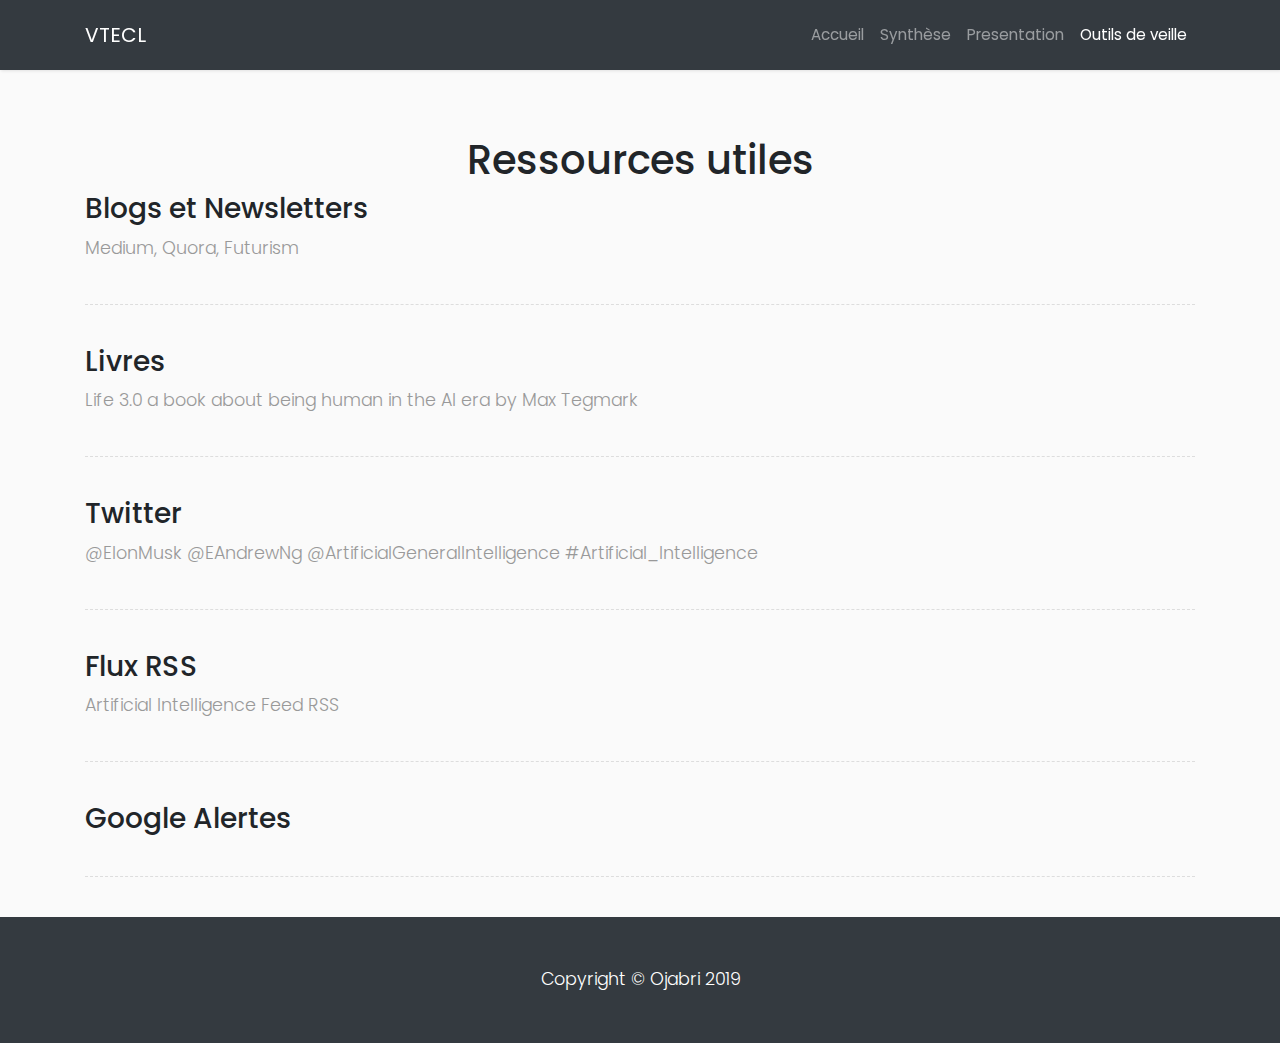
<file: outils.html>
<!DOCTYPE html>
<html lang="en">

  <head>

    <meta charset="utf-8">
    <meta name="viewport" content="width=device-width, initial-scale=1,
      shrink-to-fit=no">
    <meta name="author" content="Jabri Oussama">

    <title>VTECL IA Générale</title>

    <!-- Bootstrap core CSS -->
    <link href="vendor/bootstrap/css/bootstrap.min.css" rel="stylesheet">

    <!-- Custom styles for this template -->
    <link href="css/heroic-features.css" rel="stylesheet">
    <link rel="stylesheet" href="css/style3.css">


  </head>

  <body>

    <!-- Navigation -->
    <nav class="navbar navbar-expand-lg navbar-dark bg-dark fixed-top">
      <div class="container">
        <a class="navbar-brand" href="index.html">VTECL</a>
        <button class="navbar-toggler" type="button" data-toggle="collapse"
          data-target="#navbarResponsive" aria-controls="navbarResponsive"
          aria-expanded="false" aria-label="Toggle navigation">
          <span class="navbar-toggler-icon"></span>
        </button>
        <div class="collapse navbar-collapse" id="navbarResponsive">
          <ul class="navbar-nav ml-auto">
            <li class="nav-item">
              <a class="nav-link" href="index.html">Accueil</a>
            </li>
            <li class="nav-item">
              <a class="nav-link" href="intro.html">Synthèse</a>
            </li>
            <li class="nav-item">
              <a class="nav-link" href="pres.html">Presentation</a>
              
            </li>

            <li class="nav-item active">
              <a class="nav-link" href="outils.html">Outils de veille</a>
              <span class="sr-only">(current)</span>
            </li>
          </ul>
        </div>
      </div>
    </nav>

    <!-- Page Content -->
    <div class="container" style="margin-top: 5em;">
        <div class="text-center">
            <h1>Ressources utiles</h1>
        </div>
        <div class="row">
            <div class="col-sm">

                <h3>Blogs et Newsletters</h3>
                <p>
                    Medium, Quora, Futurism
                </p>

            <div class="line"></div>
                
                <h3>Livres</h3>
                <p><a href = "https://en.wikipedia.org/wiki/Life_3.0">Life 3.0 a book about being human in the AI era by Max Tegmark</a>
                
                <p class="text-center"
                img src="img/life3.jpg"> </p>

                </p>
            <div class="line"></div>
                
                <h3>Twitter</h3>
                <p><a href = "https://twitter.com/elonmusk?lang=fr">@ElonMusk</a>
                  <a href = "https://twitter.com/AndrewYNg?lang=fr">@EAndrewNg</a>
                  <a href = "https://twitter.com/AGIPhysicist?lang=fr">@ArtificialGeneralIntelligence</a>
                  <a href = "https://twitter.com/search?q=%23artificial_intelligence&src=tyah&lang=fr">#Artificial_Intelligence</a>
                
                </p>
                
            <div class="line"></div>
                
                <h3>Flux RSS</h3>
                <p>
                    <a href = "https://www.artificial-intelligence.blog/rss-feeds">Artificial Intelligence Feed RSS</a>
                </p>

            <div class="line"></div>

            <h3>Google Alertes</h3>
            <p></p>
            
        <div class="line"></div>

            </div>
        </div>
    </div>

    <!-- /.container -->

    <!-- Footer -->
    <footer class="py-5 bg-dark">
      <div class="container">
        <p class="m-0 text-center text-white">Copyright &copy; Ojabri 2019</p>
      </div>
      <!-- /.container -->
    </footer>

    <!-- Bootstrap core JavaScript -->
    <script src="vendor/jquery/jquery.min.js"></script>
    <script src="vendor/bootstrap/js/bootstrap.bundle.min.js"></script>

  </body>

</html>
</file>
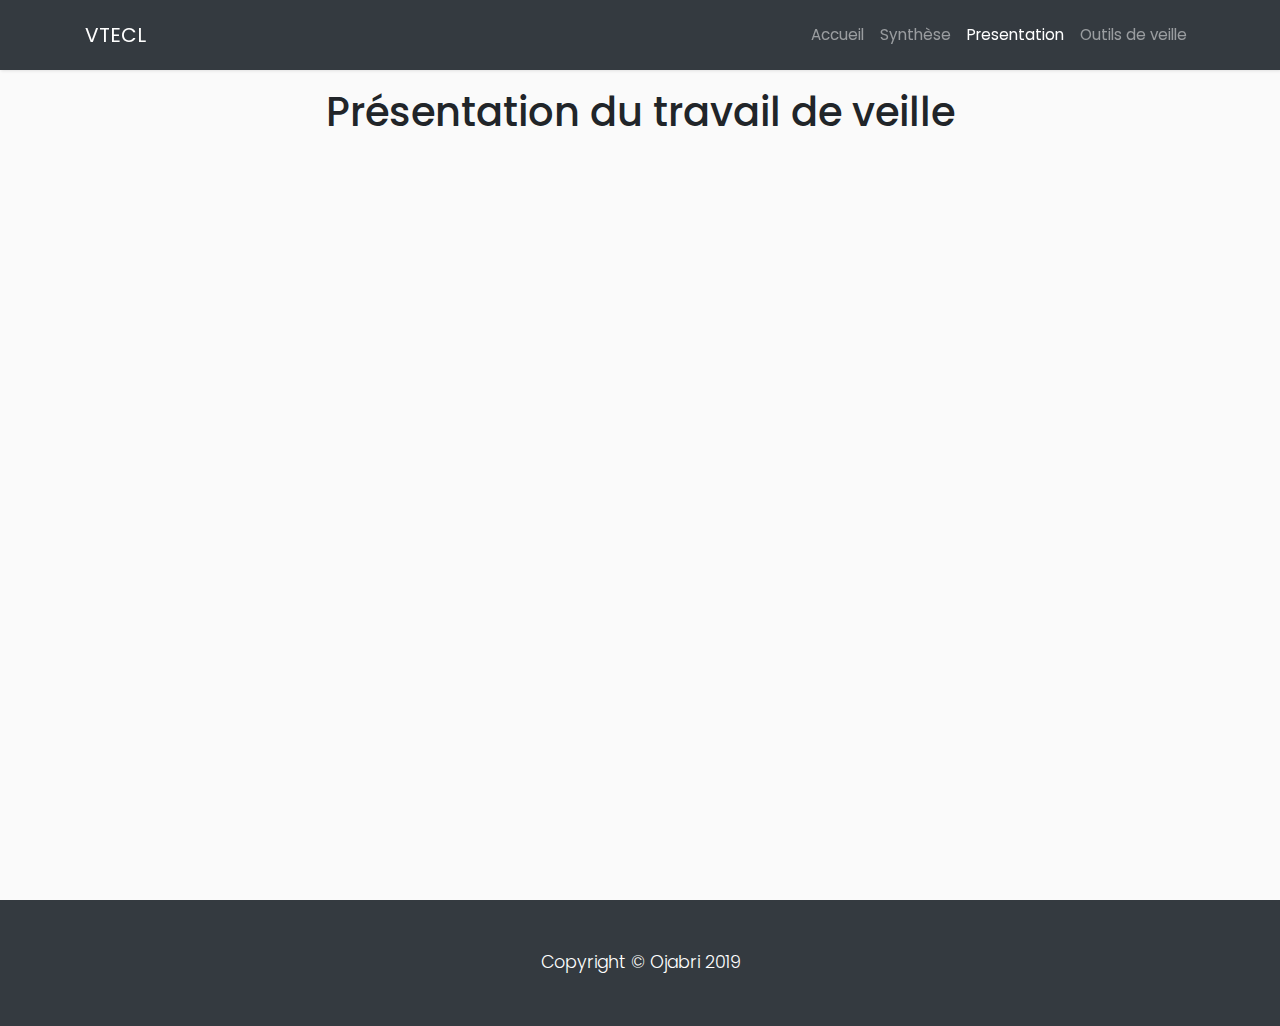
<file: pres.html>
<!DOCTYPE html>
<html lang="en">

  <head>

    <meta charset="utf-8">
    <meta name="viewport" content="width=device-width, initial-scale=1,
      shrink-to-fit=no">
    <meta name="author" content="Jabri Oussama">

    <title>VTECL IA Générale</title>

    <!-- Bootstrap core CSS -->
    <link href="vendor/bootstrap/css/bootstrap.min.css" rel="stylesheet">

    <!-- Custom styles for this template -->
    <link href="css/heroic-features.css" rel="stylesheet">
    <link rel="stylesheet" href="css/style3.css">


  </head>

  <body>

    <!-- Navigation -->
    <nav class="navbar navbar-expand-lg navbar-dark bg-dark fixed-top">
      <div class="container">
        <a class="navbar-brand" href="index.html">VTECL</a>
        <button class="navbar-toggler" type="button" data-toggle="collapse"
          data-target="#navbarResponsive" aria-controls="navbarResponsive"
          aria-expanded="false" aria-label="Toggle navigation">
          <span class="navbar-toggler-icon"></span>
        </button>
        <div class="collapse navbar-collapse" id="navbarResponsive">
          <ul class="navbar-nav ml-auto">
            <li class="nav-item">
              <a class="nav-link" href="index.html">Accueil</a>
            </li>
            <li class="nav-item">
              <a class="nav-link" href="intro.html">Synthèse</a>
            </li>
            <li class="nav-item active">
              <a class="nav-link" href="pres.html">Presentation</a>
              <span class="sr-only">(current)</span>
            </li>

            <li class="nav-item">
              <a class="nav-link" href="outils.html">Outils de veille</a>
            </li>
          </ul>
        </div>
      </div>
    </nav>

    <!-- Page Content -->
    <div class="container" style="padding-top: 2em;">
      <div class="row text-center">
        <div class="col-sm">
          <h1>Présentation du travail de veille</h1>
          <iframe src="https://docs.google.com/presentation/d/e/2PACX-1vS-Vd3oXN3zyPEEXOqMdS5n9Cjp1qlGUOiWzXJlKxD-vpJ929qauN2QBMiGQ3Dw2Pgc7ThnnwIvZu9q/embed?start=false&loop=false&delayms=3000"
           frameborder="0" width="960" height="749" allowfullscreen="true" mozallowfullscreen="true" 
           webkitallowfullscreen="true">
          </iframe>
        </div>
      </div>
      <!-- /.row -->

    </div>
    <!-- /.container -->

    <!-- Footer -->
    <footer class="py-5 bg-dark">
      <div class="container">
        <p class="m-0 text-center text-white">Copyright &copy; Ojabri 2019</p>
      </div>
      <!-- /.container -->
    </footer>

    <!-- Bootstrap core JavaScript -->
    <script src="vendor/jquery/jquery.min.js"></script>
    <script src="vendor/bootstrap/js/bootstrap.bundle.min.js"></script>

  </body>

</html>
</file>
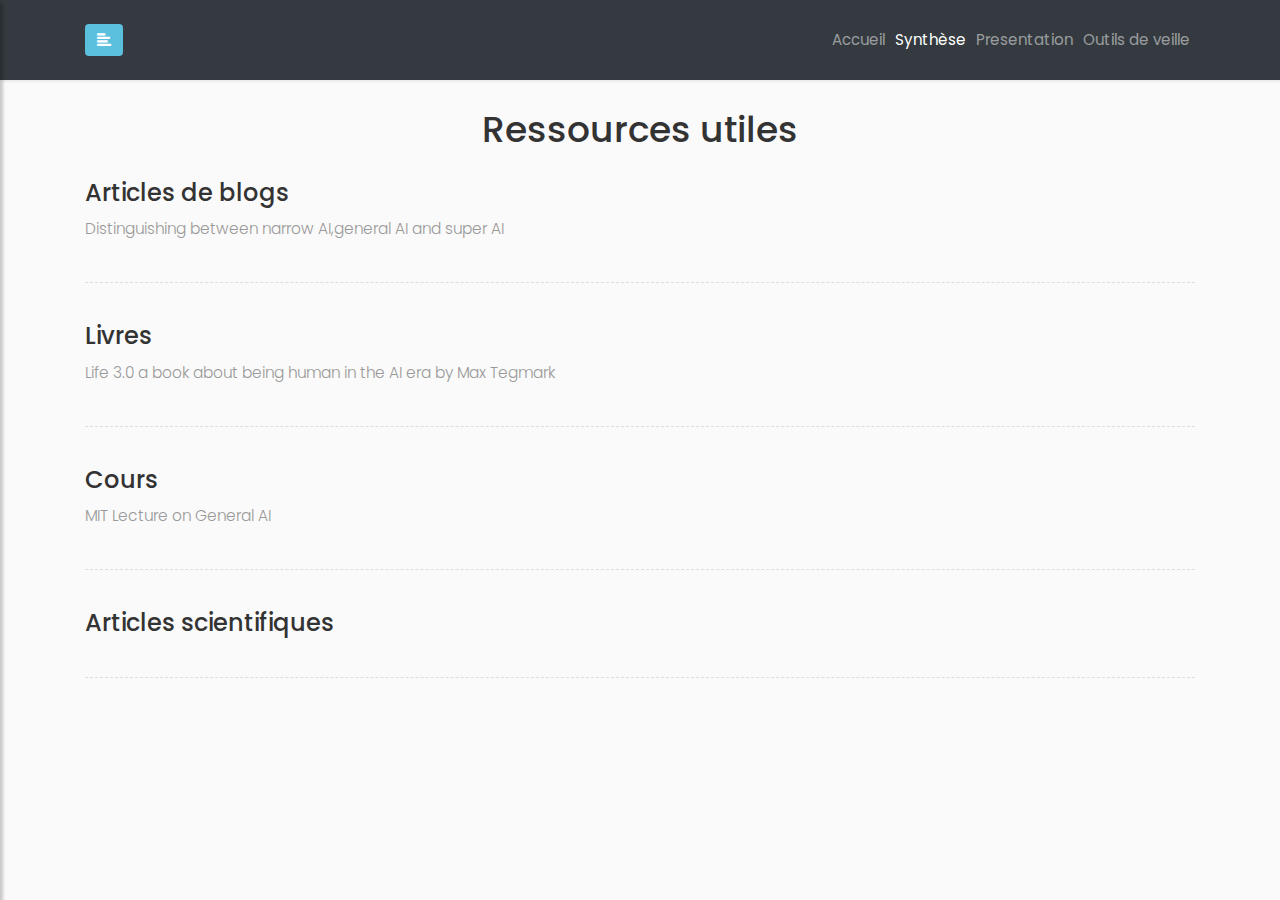
<file: resources.html>
<!DOCTYPE html>
<html>
    <head>
        <meta charset="utf-8">
        <meta name="viewport" content="width=device-width, initial-scale=1.0">
        <meta http-equiv="X-UA-Compatible" content="IE=edge">

        <title>Introduction</title>

        <link href="css/heroic-features.css" rel="stylesheet">
        <link href="vendor/bootstrap/css/bootstrap.min.css" rel="stylesheet">
        <link rel="stylesheet"
            href="https://maxcdn.bootstrapcdn.com/bootstrap/3.3.7/css/bootstrap.min.css">
        <link rel="stylesheet" href="css/style3.css">
        <link rel="stylesheet"
            href="vendor/jquery/jquery.mCustomScrollbar.min.css">

    </head>
    <body>

        <div class="wrapper">
            <!-- Sidebar Holder -->
            <nav id="sidebar">
                <div id="dismiss">
                    <i class="glyphicon glyphicon-arrow-left"></i>
                </div>

                <div class="sidebar-header">
                    <h3>Synthèse</h3>
                </div>

                <ul class="list-unstyled components">
                    <li>
                        <a href="intro.html">Introduction</a>
                    </li>
                    <li>
                        <a href="caract.html">Caractéristiques IAG</a>
                    </li>
                    <li>
                        <a href="opinion.html">Différents Opinions</a>
                    </li>
                    <li>
                        <a href="scenario.html">Un des scénarios</a>
                    </li>
                    <li><a href="conclusion.html">Conclusion</a></li>
                    <li><a href="sources.html">Sources</a></li>
                </ul>

                <ul class="list-unstyled components" style="padding-bottom:
                    2em">
                    <li class="active">
                        <a href="resources.html">Ressources Utiles</a>
                    </li>
                </ul>
            </nav>

            <!-- Page Content Holder -->
            <div id="content">

                <nav class="navbar navbar-expand-lg navbar-dark bg-dark
                    fixed-top" style="position: absolute; top: 0px; z-index :
                    auto">
                    <div class="container">
                        <button type="button" id="sidebarCollapse" class="btn
                            btn-info navbar-btn">
                            <i class="glyphicon glyphicon-align-left"></i>
                        </button>
                        <button class="navbar-toggler" type="button"
                            data-toggle="collapse"
                            data-target="#navbarResponsive"
                            aria-controls="navbarResponsive"
                            aria-expanded="false" aria-label="Toggle
                            navigation">
                            <span class="navbar-toggler-icon"></span>
                        </button>
                        <div class="collapse navbar-collapse"
                            id="navbarResponsive">
                            <ul class="navbar-nav ml-auto navbar-right">
                                <li class="nav-item">
                                    <a class="nav-link" href="index.html">Accueil</a>
                                </li>
                                <li class="nav-item active">
                                    <a class="nav-link" href="intro.html">Synthèse</a>
                                    <span class="sr-only">(current)</span>
                                </li>
                                <li class="nav-item">
                                    <a class="nav-link" href="pres.html">Presentation</a>
                                </li>

                                <li class="nav-item">
                                    <a class="nav-link" href="outils.html">Outils
                                        de veille</a>
                                </li>
                            </ul>
                        </div>
                    </div>
                </nav>

                <div class="container" style="margin-top: 5em;">
                    <div class="text-center">
                        <h1>Ressources utiles</h1>
                    </div>
                    <div class="row">
                        <div class="col-sm">

                            <h3>Articles de blogs</h3>
                            <p>
                                <a href="https://medium.com/@tjajal/distinguishing-between-narrow-ai-general-ai-and-super-ai-a4bc44172e22">Distinguishing between narrow AI,general AI and super AI</a>
                            </p>

                        <div class="line"></div>
                            
                            <h3>Livres</h3>
                            <p><a href = "https://en.wikipedia.org/wiki/Life_3.0">Life 3.0 a book about being human in the AI era by Max Tegmark</a>
                            
                            <p class="text-center"
                            img src="img/life3.jpg"> </p>

                            </p>
                        <div class="line"></div>
                            
                            <h3>Cours</h3>
                            <p><a href = "https://www.youtube.com/watch?v=-GV_A9Js2nM">MIT Lecture on General AI</a></p>
                            
                        <div class="line"></div>
                            
                            <h3>Articles scientifiques</h3>
                            <p></p>

                        <div class="line"></div>

                        </div>
                    </div>
                </div>

                <div class="overlay"></div>
            </body>
            <script src="vendor/jquery/jquery.min.js"></script>
            <script src="vendor/bootstrap/js/bootstrap.bundle.min.js"></script>
            <script
                src="vendor/jquery/jquery.mCustomScrollbar.concat.min.js"></script>
            <script type="text/javascript">
        $(document).ready(function () {
            $("#sidebar").mCustomScrollbar({
                theme: "minimal"
            });

            $('#dismiss, .overlay').on('click', function () {
                $('#sidebar').removeClass('active');
                $('.overlay').fadeOut();
            });

            $('#sidebarCollapse').on('click', function () {
                $('#sidebar').addClass('active');
                $('.overlay').fadeIn();
                $('.collapse.in').toggleClass('in');
                $('a[aria-expanded=true]').attr('aria-expanded', 'false');
            });
        });
            </script>

        </html>
</file>
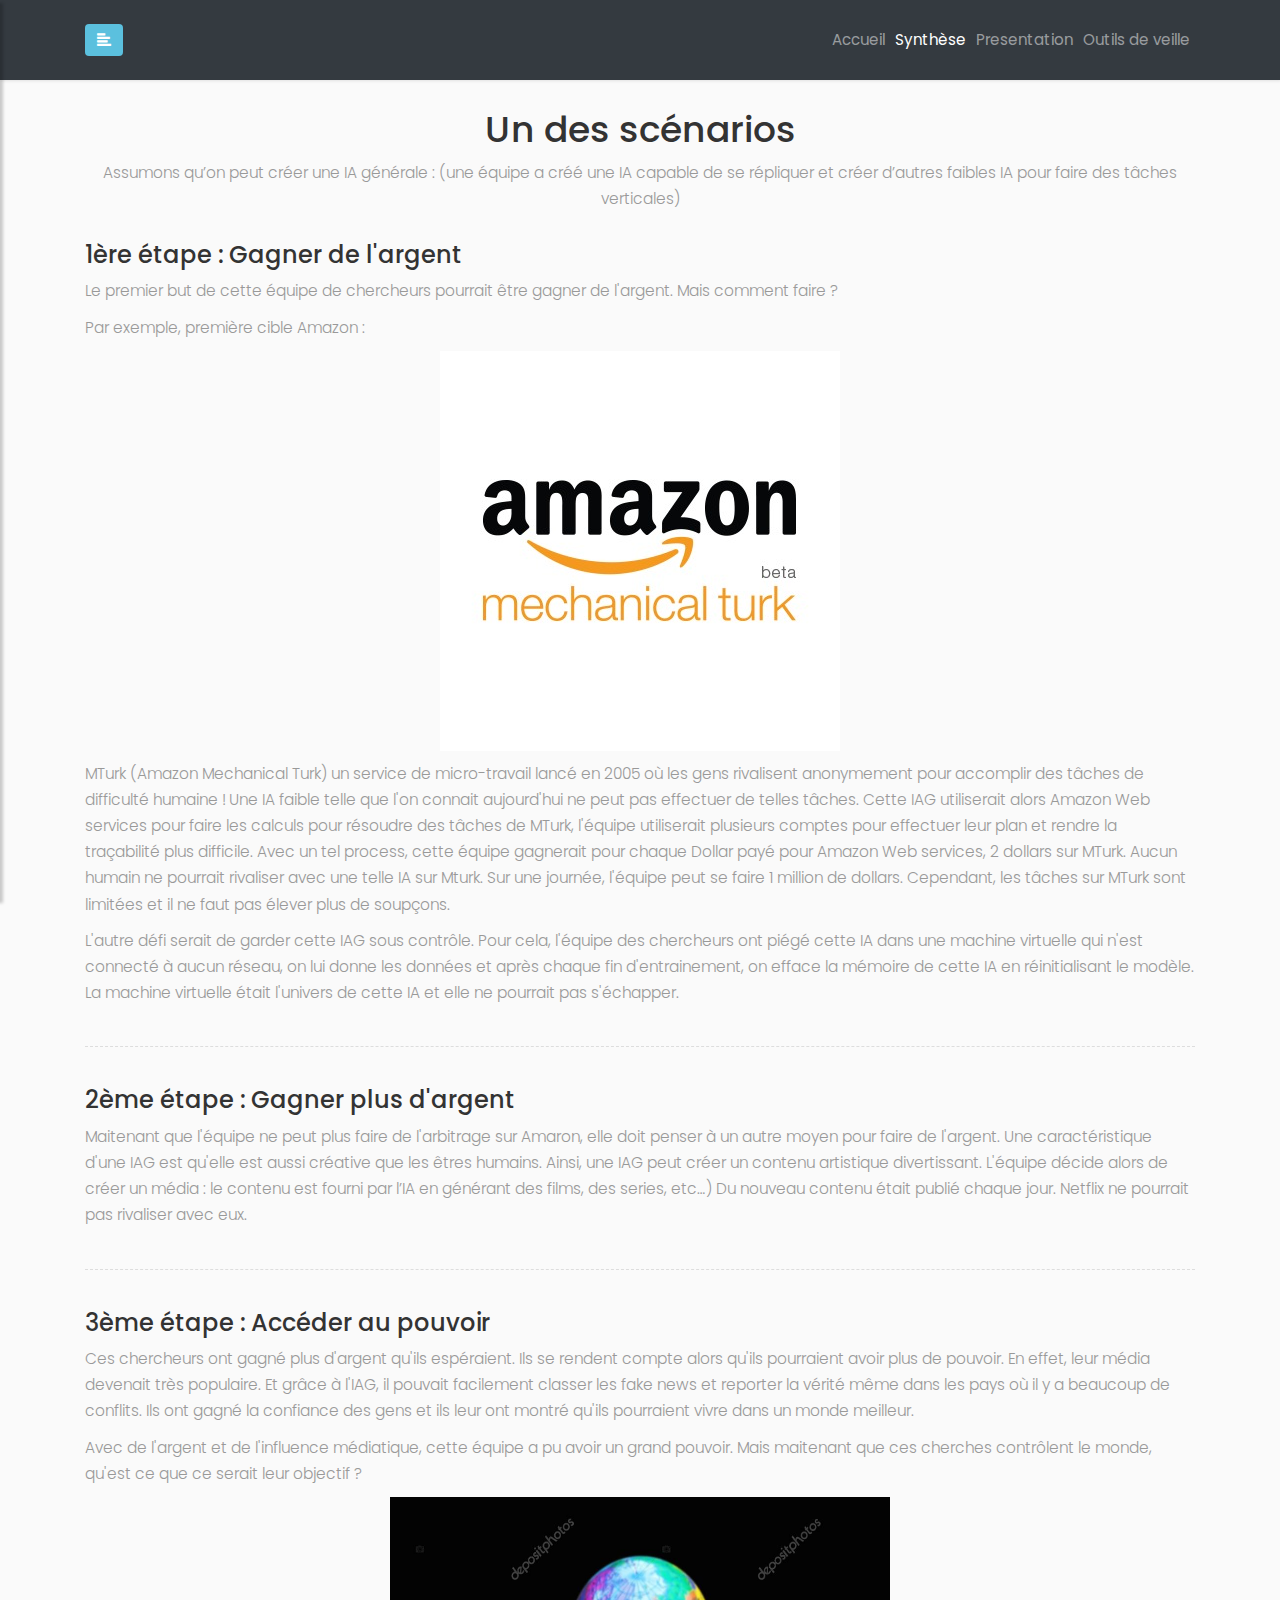
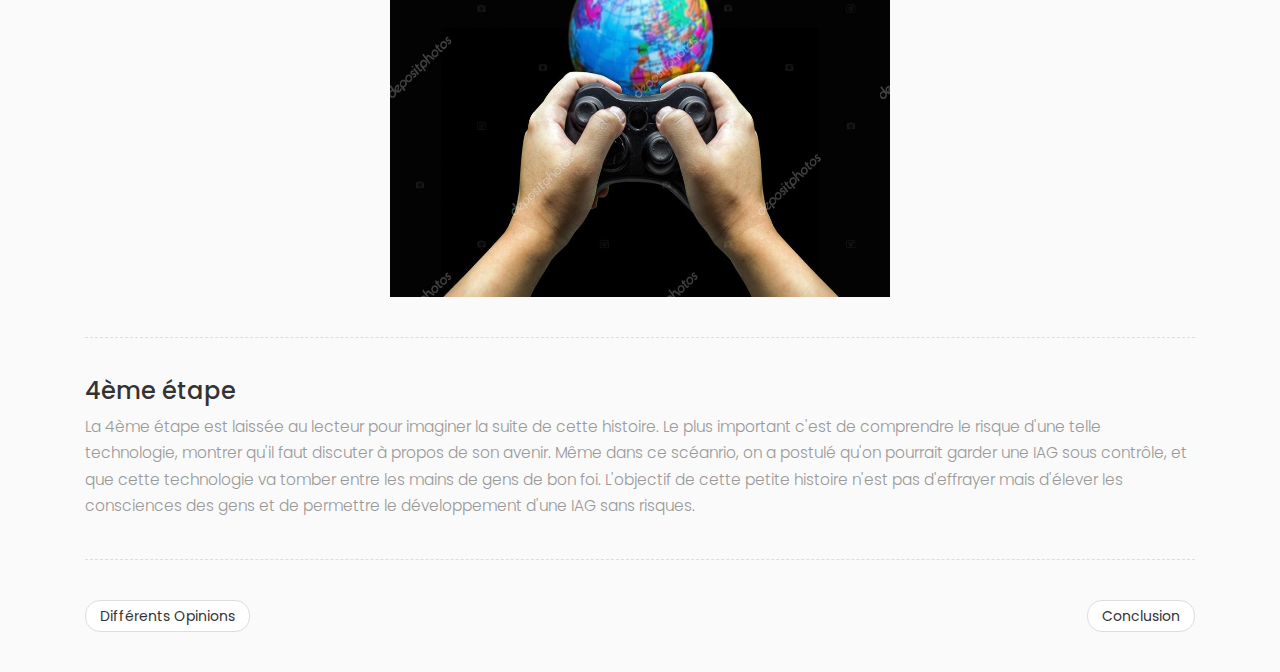
<file: scenario.html>
<!DOCTYPE html>
<html>
    <head>
        <meta charset="utf-8">
        <meta name="viewport" content="width=device-width, initial-scale=1.0">
        <meta http-equiv="X-UA-Compatible" content="IE=edge">

        <title>Introduction</title>

        <link href="css/heroic-features.css" rel="stylesheet">
        <link href="vendor/bootstrap/css/bootstrap.min.css" rel="stylesheet">
        <link rel="stylesheet"
            href="https://maxcdn.bootstrapcdn.com/bootstrap/3.3.7/css/bootstrap.min.css">
        <link rel="stylesheet" href="css/style3.css">
        <link rel="stylesheet"
            href="vendor/jquery/jquery.mCustomScrollbar.min.css">

    </head>
    <body>

        <div class="wrapper">
            <!-- Sidebar Holder -->
            <nav id="sidebar">
                <div id="dismiss">
                    <i class="glyphicon glyphicon-arrow-left"></i>
                </div>

                <div class="sidebar-header">
                    <h3>Synthèse</h3>
                </div>

                <ul class="list-unstyled components">
                    <li>
                        <a href="intro.html">Introduction</a>
                    </li>
                    <li>
                        <a href="caract.html">Caractéristiques IAG</a>
                    </li>
                    <li>
                        <a href="opinion.html">Différents Opinions</a>
                    </li>
                    <li class="active">
                        <a href="scenario.html">Un des scénarios</a>
                    </li>
                    <li><a href="conclusion.html">Conclusion</a></li>
                    <li><a href="sources.html">Sources</a></li>
                </ul>

                <ul class="list-unstyled components" style="padding-bottom:
                    2em">
                    <li>
                        <a href="resources.html">Ressources Utiles</a>
                    </li>
                </ul>
            </nav>

            <!-- Page Content Holder -->
            <div id="content">

                <nav class="navbar navbar-expand-lg navbar-dark bg-dark
                    fixed-top" style="position: absolute; top: 0px; z-index :
                    auto">
                    <div class="container">
                        <button type="button" id="sidebarCollapse" class="btn
                            btn-info navbar-btn">
                            <i class="glyphicon glyphicon-align-left"></i>
                        </button>
                        <button class="navbar-toggler" type="button"
                            data-toggle="collapse"
                            data-target="#navbarResponsive"
                            aria-controls="navbarResponsive"
                            aria-expanded="false" aria-label="Toggle
                            navigation">
                            <span class="navbar-toggler-icon"></span>
                        </button>
                        <div class="collapse navbar-collapse"
                            id="navbarResponsive">
                            <ul class="navbar-nav ml-auto navbar-right">
                                <li class="nav-item">
                                    <a class="nav-link" href="index.html">Accueil</a>
                                </li>
                                <li class="nav-item active">
                                    <a class="nav-link" href="intro.html">Synthèse</a>
                                    <span class="sr-only">(current)</span>
                                </li>
                                <li class="nav-item">
                                    <a class="nav-link" href="pres.html">Presentation</a>
                                </li>

                                <li class="nav-item">
                                    <a class="nav-link" href="outils.html">Outils
                                        de veille</a>
                                </li>
                            </ul>
                        </div>
                    </div>
                </nav>


                <div class="container" style="margin-top: 5em;">
                    <div class="text-center">
                        <h1>Un des scénarios</h1>
                    <p>
                        Assumons qu’on peut créer une IA générale : (une équipe a créé 
                        une IA capable de se répliquer et créer d’autres
                        faibles IA pour faire des tâches verticales)

                    </p>
                    </div>
                    <div class="row">
                        <div class="col-sm">

                            <p>

                            </p>

                            <h3>1ère étape : Gagner de l'argent</h3>
                            <p>Le premier but de cette équipe de chercheurs pourrait être gagner de l'argent. 
                                Mais comment faire ?</p>

                            <p>    Par exemple, première cible Amazon :
                                <p class="text-center">
                                        <img src="img/amazon.jpg"> </p>

                            <p> MTurk (Amazon Mechanical Turk)
                                un service de micro-travail lancé en 2005 où les gens rivalisent anonymement pour accomplir
                                des tâches de difficulté humaine ! Une IA faible telle que l'on connait aujourd'hui ne peut 
                                pas effectuer de telles tâches.

                                Cette IAG utiliserait alors Amazon Web services pour faire les calculs pour résoudre des tâches 
                                de MTurk, l'équipe utiliserait plusieurs comptes pour effectuer leur plan et rendre la traçabilité plus difficile.
                                Avec un tel process, cette équipe gagnerait pour chaque Dollar payé pour Amazon Web services, 2 dollars sur MTurk.
                                Aucun humain ne pourrait rivaliser avec une telle IA sur Mturk. Sur une journée, l'équipe peut se faire 
                                1 million de dollars. Cependant, les tâches sur MTurk sont limitées et il ne faut pas élever plus de soupçons.  
                            </p>
                            <p> L'autre défi serait de garder cette IAG sous contrôle. Pour cela, l'équipe des chercheurs ont 
                                piégé cette IA dans une machine virtuelle qui n'est connecté à aucun réseau, on lui donne les données et après chaque
                                fin d'entrainement, on efface la mémoire de cette IA en réinitialisant le modèle.
                                La machine virtuelle était l'univers de cette IA et elle ne pourrait pas s'échapper. 

                            </p>

                            <div class="line"></div>

                            <h3>2ème étape : Gagner plus d'argent</h3>
                            <p>Maitenant que l'équipe ne peut plus faire de l'arbitrage sur Amaron, elle doit penser à un
                                autre moyen pour faire de l'argent. Une caractéristique d'une IAG est qu'elle est aussi créative que 
                                les êtres humains. Ainsi, une IAG peut créer un contenu artistique divertissant.
                                L'équipe décide alors de créer un média : le contenu est fourni par l’IA en générant des films, des series, etc…)
                                Du nouveau contenu était publié chaque jour. Netflix ne pourrait pas rivaliser avec eux.
                                </p>



                            <div class="line"></div>

                            <h3>3ème étape : Accéder au pouvoir</h3>
                            <p>
                                Ces chercheurs ont gagné plus d'argent qu'ils espéraient. Ils se rendent compte alors 
                                qu'ils pourraient avoir plus de pouvoir. En effet, leur média devenait très populaire.
                                Et grâce à l'IAG, il pouvait facilement classer les fake news et reporter la vérité même dans
                                les pays où il y a beaucoup de conflits. Ils ont gagné la confiance des gens et ils leur ont montré 
                                qu'ils pourraient vivre dans un monde meilleur. 
                            </p>
                            <p>Avec de l'argent et de l'influence médiatique, cette équipe a pu avoir un grand pouvoir.
                                Mais maitenant que ces cherches contrôlent le monde, qu'est ce que ce serait leur objectif ?
                            </p>

                            <p class="text-center">
                                <img src="img/controle_monde.jpg" height = 400 width=500>
                            </p>

                            <div class="line"></div>
                            
                            <h3>4ème étape </h3>
                            <p>
                                La 4ème étape est laissée au lecteur pour imaginer la suite de cette histoire. Le plus important c'est
                                de comprendre le risque d'une telle technologie, montrer qu'il faut discuter à propos de son avenir. 
                                Même dans ce scéanrio, on a postulé qu'on pourrait garder une IAG sous contrôle, et que cette 
                                technologie va tomber entre les mains de gens de bon foi.
                                L'objectif de cette petite histoire n'est pas d'effrayer mais d'élever les consciences des gens 
                                et de permettre le développement d'une IAG sans risques.
                            </p>
                            
                            <div class="line"></div>
                            <ul class="pager">
                                <li class="previous"><a href="opinion.html">Différents Opinions</a></li>
                                <li class="next"><a href="conclusion.html">Conclusion</a></li>
                            </ul>

                        </div>
                    </div>
                </div>




                <div class="overlay"></div>
            </body>
            <script src="vendor/jquery/jquery.min.js"></script>
            <script src="vendor/bootstrap/js/bootstrap.bundle.min.js"></script>
            <script
                src="vendor/jquery/jquery.mCustomScrollbar.concat.min.js"></script>
            <script type="text/javascript">
        $(document).ready(function () {
            $("#sidebar").mCustomScrollbar({
                theme: "minimal"
            });

            $('#dismiss, .overlay').on('click', function () {
                $('#sidebar').removeClass('active');
                $('.overlay').fadeOut();
            });

            $('#sidebarCollapse').on('click', function () {
                $('#sidebar').addClass('active');
                $('.overlay').fadeIn();
                $('.collapse.in').toggleClass('in');
                $('a[aria-expanded=true]').attr('aria-expanded', 'false');
            });
        });
            </script>

        </html>
</file>
<file: css/style3.css>
/*
    DEMO STYLE
*/
@import "https://fonts.googleapis.com/css?family=Poppins:300,400,500,600,700";


body {
    font-family: 'Poppins', sans-serif;
    background: #fafafa;
}

p {
    font-family: 'Poppins', sans-serif;
    font-size: 1.1em;
    font-weight: 300;
    line-height: 1.7em;
    color: #999;
}

a, a:hover, a:focus {
    color: inherit;
    text-decoration: none;
    transition: all 0.3s;
}

.navbar {
    font-size: 0.4cm;
    padding: 15px 10px;
    background: #fff;
    border: none;
    border-radius: 0;
    margin-bottom: 40px;
    box-shadow: 1px 1px 3px rgba(0, 0, 0, 0.1);
}

.navbar-btn {
    box-shadow: none;
    outline: none !important;
    border: none;
}

.line {
    width: 100%;
    height: 1px;
    border-bottom: 1px dashed #ddd;
    margin: 40px 0;
}

/* ---------------------------------------------------
    SIDEBAR STYLE
----------------------------------------------------- */
#sidebar {
    width: 250px;
    position: fixed;
    top: 0;
    left: -250px;
    height: 100vh;
    z-index: 999;
    background: #7386D5;
    color: #fff;
    transition: all 0.3s;
    overflow-y: scroll;
    box-shadow: 3px 3px 3px rgba(0, 0, 0, 0.2);
}

#sidebar.active {
    left: 0;
}

#dismiss {
    width: 35px;
    height: 35px;
    line-height: 35px;
    text-align: center;
    background: #7386D5;
    position: absolute;
    top: 10px;
    right: 10px;
    cursor: pointer;
    -webkit-transition: all 0.3s;
    -o-transition: all 0.3s;
    transition: all 0.3s;
}
#dismiss:hover {
    background: #fff;
    color: #7386D5;
}

.overlay {
    position: fixed;
    width: 100vw;
    height: 100vh;
    background: rgba(0, 0, 0, 0.7);
    z-index: 998;
    display: none;
}

#sidebar .sidebar-header {
    padding: 20px;
    background: #6d7fcc;
}

#sidebar ul.components {
    padding: 20px 0;
    border-bottom: 1px solid #47748b;
}

#sidebar ul p {
    color: #fff;
    padding: 10px;
}

#sidebar ul li a {
    padding: 10px;
    font-size: 1.1em;
    display: block;
}
#sidebar ul li a:hover {
    color: #7386D5;
    background: #fff;
}

#sidebar ul li.active > a, a[aria-expanded="true"] {
    color: #fff;
    background: #6d7fcc;
}


a[data-toggle="collapse"] {
    position: relative;
}

a[aria-expanded="false"]::before, a[aria-expanded="true"]::before {
    content: '\e259';
    display: block;
    position: absolute;
    right: 20px;
    font-family: 'Glyphicons Halflings';
    font-size: 0.6em;
}
a[aria-expanded="true"]::before {
    content: '\e260';
}


ul ul a {
    font-size: 0.8em !important;
    padding-left: 30px !important;
    background: #6d7fcc;
}

ul.CTAs {
    padding: 20px;
}

ul.CTAs a {
    text-align: center;
    font-size: 0.9em !important;
    display: block;
    border-radius: 5px;
    margin-bottom: 5px;
}
a.download {
    background: #fff;
    color: #7386D5;
}
a.article, a.article:hover {
    background: #6d7fcc !important;
    color: #fff !important;
}


/* ---------------------------------------------------
    CONTENT STYLE
----------------------------------------------------- */
#content {
    width: 100%;
    padding: 20px;
    min-height: 100vh;
    transition: all 0.3s;
    position: absolute;
    top: 0;
    right: 0;
}
</file>
<file: css/heroic-features.css>
/*!
 * Start Bootstrap - Heroic Features (https://startbootstrap.com/template-overviews/heroic-features)
 * Copyright 2013-2017 Start Bootstrap
 * Licensed under MIT (https://github.com/BlackrockDigital/startbootstrap-heroic-features/blob/master/LICENSE)
 */

body {
  padding-top: 54px;
}

@media (min-width: 992px) {
  body {
    padding-top: 56px;
  }
}

.card {
  height: 100%;
}
</file>
